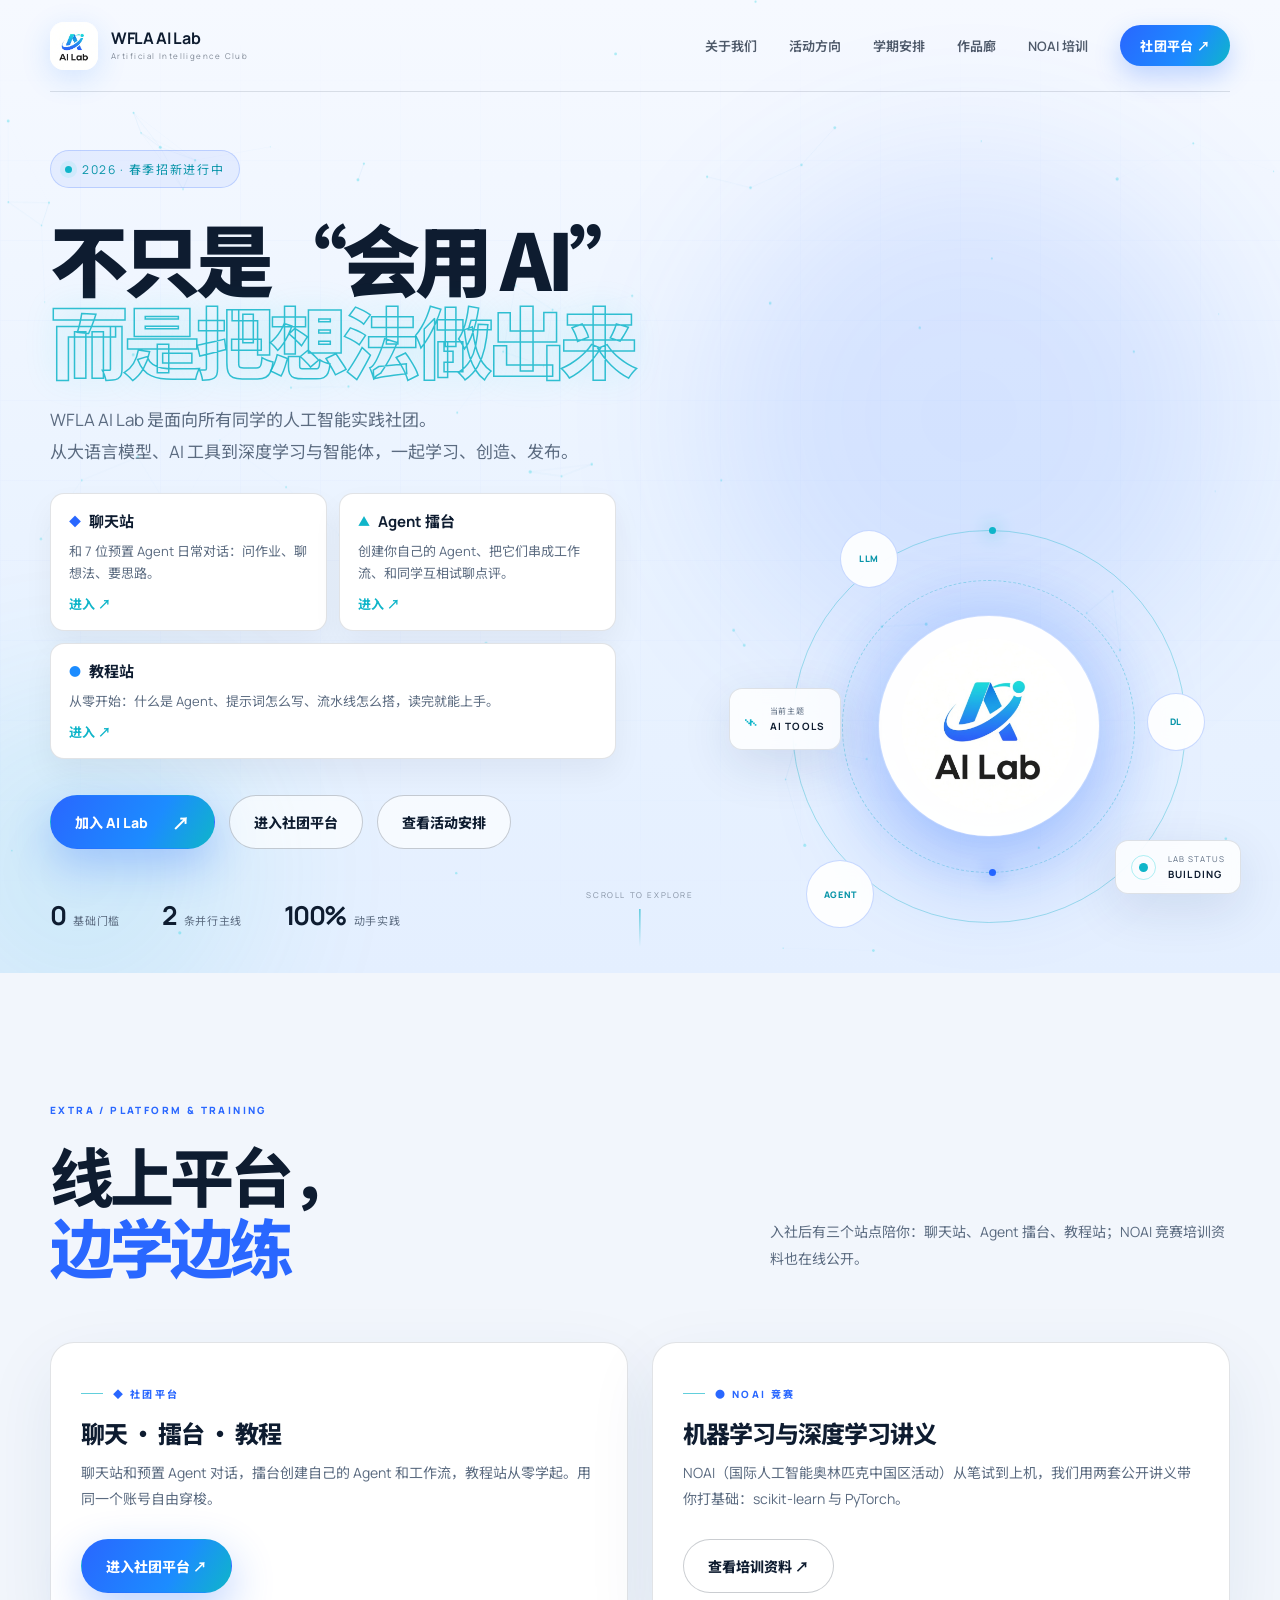
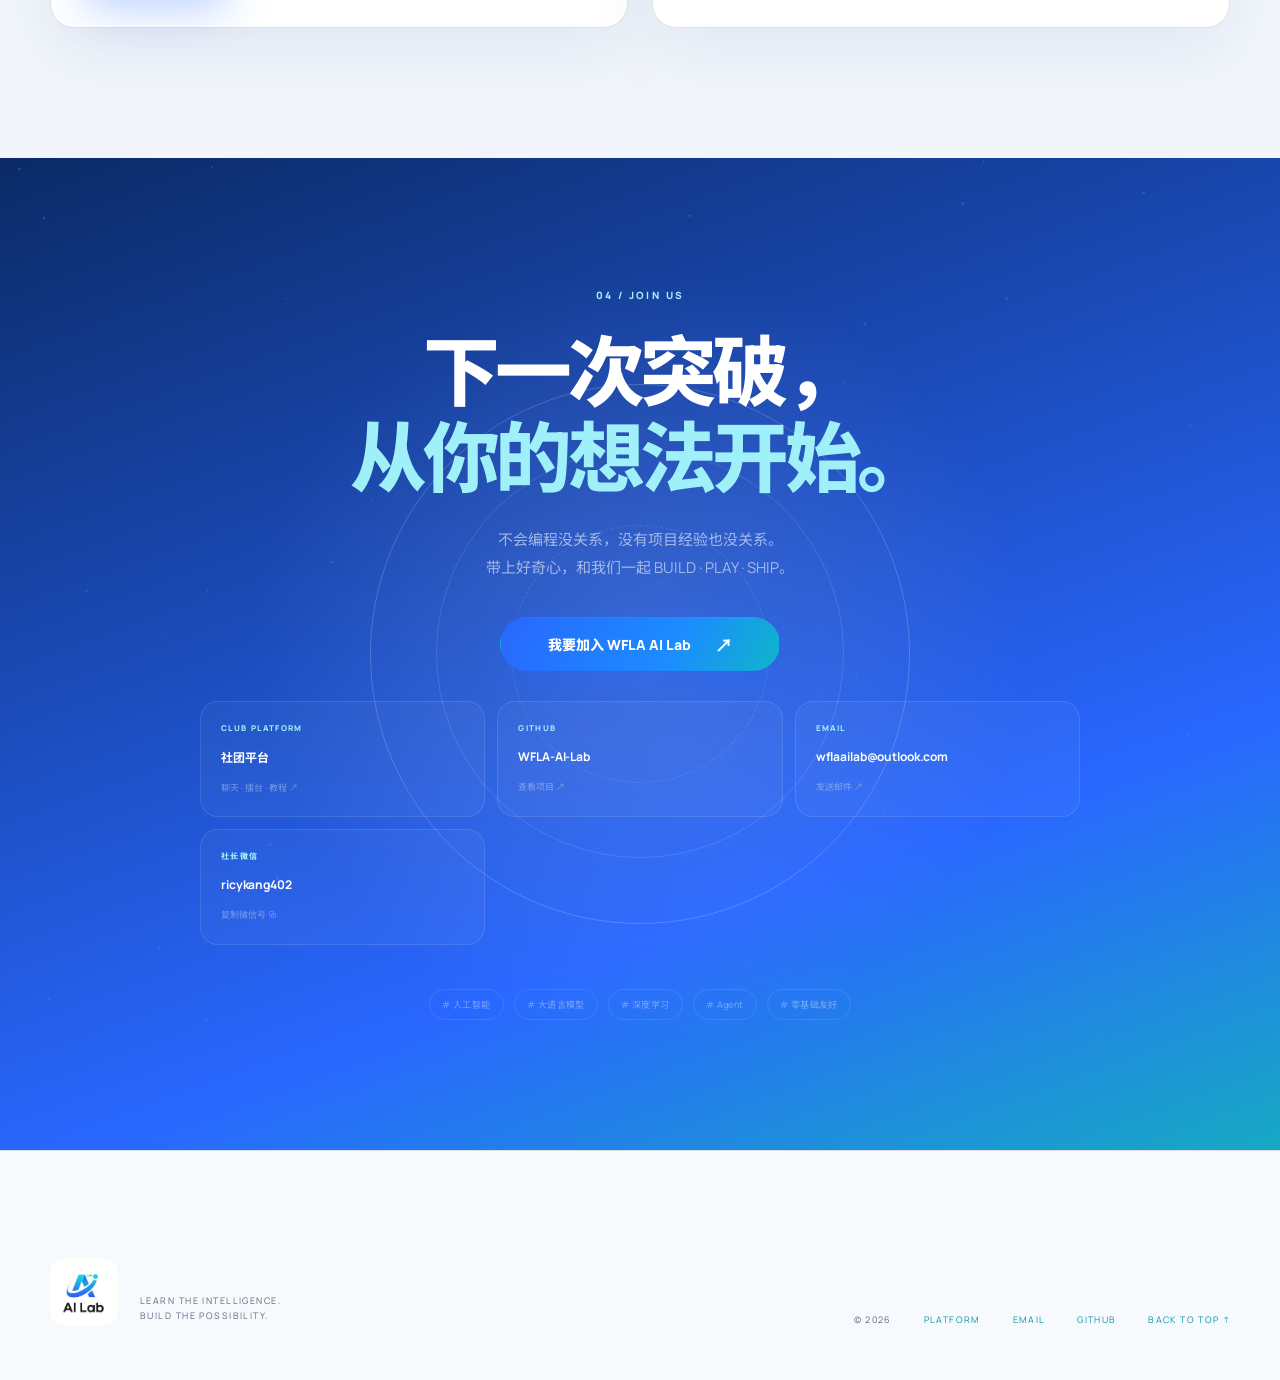
<file: index.html>
<!doctype html>
<html lang="zh-CN">
  <head>
    <meta charset="UTF-8" />
    <meta name="viewport" content="width=device-width, initial-scale=1.0" />
    <meta name="theme-color" content="#f2f6fc" />
    <meta
      name="description"
      content="WFLA AI Lab 2026 招新：从 AI 工具实践到 Minecraft × AI 项目，在轻松的氛围里一起学习、创造与发布。"
    />
    <meta property="og:title" content="WFLA AI Lab · 2026 招新" />
    <meta
      property="og:description"
      content="零基础也能加入。一起把 AI 用起来，把想法做出来。"
    />
    <meta property="og:type" content="website" />
    <meta property="og:image" content="assets/ai-lab-logo.png" />
    <title>WFLA AI Lab · 2026 招新</title>
    <link rel="icon" href="assets/ai-lab-logo.png" />
    <link rel="manifest" href="site.webmanifest" />
    <link rel="preconnect" href="https://fonts.googleapis.com" />
    <link rel="preconnect" href="https://fonts.gstatic.com" crossorigin />
    <link
      href="https://fonts.googleapis.com/css2?family=Manrope:wght@400;500;600;700;800&family=Noto+Sans+SC:wght@400;500;600;700;800;900&display=swap"
      rel="stylesheet"
    />
    <link rel="stylesheet" href="styles.css" />
  </head>
  <body>
    <a class="skip-link" href="#main">跳到主要内容</a>
    <div class="page-progress" aria-hidden="true"><span></span></div>

    <header class="site-header" id="top">
      <a class="brand" href="#top" aria-label="WFLA AI Lab 首页">
        <span class="brand-mark"><img src="assets/ai-lab-logo.png" alt="" /></span>
        <span class="brand-copy">
          <strong>WFLA AI Lab</strong>
          <small>Artificial Intelligence Club</small>
        </span>
      </a>

      <button class="menu-toggle" type="button" aria-expanded="false" aria-controls="site-nav">
        <span></span><span></span>
        <span class="sr-only">打开导航</span>
      </button>

      <nav class="site-nav" id="site-nav" aria-label="主导航">
        <a href="about.html">关于我们</a>
        <a href="activities.html">活动方向</a>
        <a href="schedule.html">学期安排</a>
        <a href="showcase.html">作品廊</a>
        <a href="noai.html">NOAI 培训</a>
        <a class="nav-platform" href="https://chat.wfla-ailab.top/portal" target="_blank" rel="noreferrer">社团平台 ↗</a>
      </nav>
    </header>

    <main id="main">
      <section class="hero" aria-labelledby="hero-title">
        <canvas id="network-canvas" aria-hidden="true"></canvas>
        <div class="hero-glow hero-glow-a" aria-hidden="true"></div>
        <div class="hero-glow hero-glow-b" aria-hidden="true"></div>
        <div class="hero-grid" aria-hidden="true"></div>

        <div class="hero-content">
          <div class="eyebrow reveal">
            <span class="status-dot"></span>
            2026 · 春季招新进行中
          </div>

          <h1 id="hero-title" class="reveal">
            不只是“会用 AI”<br />
            <span>而是把想法做出来</span>
          </h1>

          <p class="hero-lead reveal">
            WFLA AI Lab 是面向所有同学的人工智能实践社团。<br class="desktop-only" />
            从大语言模型、AI 工具到深度学习与智能体，一起学习、创造、发布。
          </p>

          <div class="hero-guide reveal" style="display: flex; flex-wrap: wrap; gap: 12px; margin-top: 24px; max-width: 660px;">
            <article style="flex: 1 1 200px; min-width: 200px; background: #ffffff; border: 1px solid rgba(14, 28, 48, .12); border-radius: 14px; padding: 16px 18px; box-shadow: 0 14px 30px rgba(14, 28, 48, .05);">
              <strong style="display: flex; align-items: center; gap: 8px; font-size: 15px; color: #0e1c30;"><span style="color: #2967ff; font-size: 12px;">◆</span>聊天站</strong>
              <p style="margin: 8px 0 0; font-size: 13px; line-height: 1.7; color: #5b6b80;">和 7 位预置 Agent 日常对话：问作业、聊想法、要思路。</p>
              <a style="display: inline-block; margin-top: 10px; font-size: 13px; font-weight: 700; color: #0fb5c9; text-decoration: none;" href="https://chat.wfla-ailab.top/" target="_blank" rel="noreferrer">进入 ↗</a>
            </article>

            <article style="flex: 1 1 200px; min-width: 200px; background: #ffffff; border: 1px solid rgba(14, 28, 48, .12); border-radius: 14px; padding: 16px 18px; box-shadow: 0 14px 30px rgba(14, 28, 48, .05);">
              <strong style="display: flex; align-items: center; gap: 8px; font-size: 15px; color: #0e1c30;"><span style="color: #0fb5c9; font-size: 12px;">▲</span>Agent 擂台</strong>
              <p style="margin: 8px 0 0; font-size: 13px; line-height: 1.7; color: #5b6b80;">创建你自己的 Agent、把它们串成工作流、和同学互相试聊点评。</p>
              <a style="display: inline-block; margin-top: 10px; font-size: 13px; font-weight: 700; color: #0fb5c9; text-decoration: none;" href="https://chat.wfla-ailab.top/arena" target="_blank" rel="noreferrer">进入 ↗</a>
            </article>

            <article style="flex: 1 1 200px; min-width: 200px; background: #ffffff; border: 1px solid rgba(14, 28, 48, .12); border-radius: 14px; padding: 16px 18px; box-shadow: 0 14px 30px rgba(14, 28, 48, .05);">
              <strong style="display: flex; align-items: center; gap: 8px; font-size: 15px; color: #0e1c30;"><span style="color: #1c8cff; font-size: 12px;">●</span>教程站</strong>
              <p style="margin: 8px 0 0; font-size: 13px; line-height: 1.7; color: #5b6b80;">从零开始：什么是 Agent、提示词怎么写、流水线怎么搭，读完就能上手。</p>
              <a style="display: inline-block; margin-top: 10px; font-size: 13px; font-weight: 700; color: #0fb5c9; text-decoration: none;" href="https://tutorial.wfla-ailab.top/" target="_blank" rel="noreferrer">进入 ↗</a>
            </article>
          </div>

          <div class="hero-actions reveal">
            <button class="button button-primary" type="button" data-open-modal>
              <span>加入 AI Lab</span><span class="button-icon">↗</span>
            </button>
            <a class="button button-ghost" href="https://chat.wfla-ailab.top/portal" target="_blank" rel="noreferrer">进入社团平台</a>
            <a class="button button-ghost" href="activities.html">查看活动安排</a>
          </div>

          <div class="hero-proof reveal" aria-label="社团特点">
            <div><strong data-count="0">0</strong><span>基础门槛</span></div>
            <div><strong data-count="2">2</strong><span>条并行主线</span></div>
            <div><strong data-count="100" data-suffix="%">100%</strong><span>动手实践</span></div>
          </div>
        </div>

        <div class="hero-orbit reveal" aria-hidden="true">
          <div class="orbit-shell">
            <div class="orbit-ring orbit-ring-one"></div>
            <div class="orbit-ring orbit-ring-two"></div>
            <div class="orbit-core">
              <img src="assets/ai-lab-logo.png" alt="" />
            </div>
            <span class="orbit-node node-one">LLM</span>
            <span class="orbit-node node-two">DL</span>
            <span class="orbit-node node-three">AGENT</span>
          </div>
          <div class="signal-card signal-card-a">
            <span class="signal-icon">⌁</span>
            <div><small>当前主题</small><strong id="rotating-topic">AI TOOLS</strong></div>
          </div>
          <div class="signal-card signal-card-b">
            <span class="live-wave"></span>
            <div><small>LAB STATUS</small><strong>BUILDING</strong></div>
          </div>
        </div>

        <a class="scroll-cue" href="#platform" aria-label="继续向下浏览">
          <span>SCROLL TO EXPLORE</span><i></i>
        </a>
      </section>

      <section class="section section-light" id="platform">
        <div class="section-inner">
          <div class="section-heading split reveal">
            <div>
              <span class="section-index">EXTRA / PLATFORM &amp; TRAINING</span>
              <h2>线上平台，<br><em>边学边练</em></h2>
            </div>
            <p>入社后有三个站点陪你：聊天站、Agent 擂台、教程站；NOAI 竞赛培训资料也在线公开。</p>
          </div>
          <div class="platform-duo">
            <article class="platform-card">
              <div class="platform-card-head">◆ 社团平台</div>
              <h3>聊天 · 擂台 · 教程</h3>
              <p>聊天站和预置 Agent 对话，擂台创建自己的 Agent 和工作流，教程站从零学起。用同一个账号自由穿梭。</p>
              <a class="button button-primary" href="https://chat.wfla-ailab.top/portal" target="_blank" rel="noreferrer">进入社团平台 ↗</a>
            </article>
            <article class="platform-card">
              <div class="platform-card-head">● NOAI 竞赛</div>
              <h3>机器学习与深度学习讲义</h3>
              <p>NOAI（国际人工智能奥林匹克中国区活动）从笔试到上机，我们用两套公开讲义带你打基础：scikit-learn 与 PyTorch。</p>
              <a class="button button-ghost" href="noai.html" target="_blank" rel="noreferrer">查看培训资料 ↗</a>
            </article>
          </div>
        </div>
      </section>

      <section class="section join-section" id="join">
        <canvas id="join-canvas" aria-hidden="true"></canvas>
        <div class="join-orb" aria-hidden="true"></div>
        <div class="section-inner join-inner">
          <span class="section-index reveal">04 / JOIN US</span>
          <h2 class="reveal">下一次突破，<br /><em>从你的想法开始。</em></h2>
          <p class="reveal">
            不会编程没关系，没有项目经验也没关系。<br />
            带上好奇心，和我们一起 BUILD · PLAY · SHIP。
          </p>
          <button class="button button-primary join-button reveal" type="button" data-open-modal>
            <span>我要加入 WFLA AI Lab</span><span class="button-icon">↗</span>
          </button>
          <div class="contact-grid reveal" aria-label="联系方式">
            <a class="contact-card" href="https://chat.wfla-ailab.top/portal" target="_blank" rel="noreferrer">
              <small>CLUB PLATFORM</small>
              <strong>社团平台</strong>
              <span>聊天 · 擂台 · 教程 ↗</span>
            </a>
            <a class="contact-card" href="https://github.com/WFLA-AI-Lab" target="_blank" rel="noreferrer">
              <small>GITHUB</small>
              <strong>WFLA-AI-Lab</strong>
              <span>查看项目 ↗</span>
            </a>
            <a class="contact-card" href="mailto:wflaailab@outlook.com">
              <small>EMAIL</small>
              <strong>wflaailab@outlook.com</strong>
              <span>发送邮件 ↗</span>
            </a>
            <button class="contact-card" type="button" data-copy-text="ricykang402">
              <small>社长微信</small>
              <strong>ricykang402</strong>
              <span class="copy-state">复制微信号 ⧉</span>
            </button>
          </div>
          <div class="join-tags reveal" aria-label="招新关键词">
            <span># 人工智能</span><span># 大语言模型</span><span># 深度学习</span><span># Agent</span><span># 零基础友好</span>
          </div>
        </div>
      </section>

      <!-- script.js 兼容垫片：活动区块已整体拆分至 activities.html，这里为脚本的 #voxel-world 钩子保留隐藏落点，避免空引用报错 -->
      <div id="voxel-world" style="display: none" aria-hidden="true"></div>
    </main>

    <footer class="site-footer">
      <div class="footer-brand">
        <img src="assets/ai-lab-logo.png" alt="WFLA AI Lab" />
        <p>LEARN THE INTELLIGENCE.<br />BUILD THE POSSIBILITY.</p>
      </div>
      <div class="footer-meta">
        <span>© 2026</span>
        <a href="https://chat.wfla-ailab.top/portal" target="_blank" rel="noreferrer">PLATFORM</a>
        <a href="mailto:wflaailab@outlook.com">EMAIL</a>
        <a href="https://github.com/WFLA-AI-Lab" target="_blank" rel="noreferrer">GITHUB</a>
        <a href="#top">BACK TO TOP ↑</a>
      </div>
    </footer>

    <dialog class="join-modal" id="join-modal" aria-labelledby="join-modal-title">
      <button class="modal-close" type="button" data-close-modal aria-label="关闭">×</button>
      <span class="modal-label">READY TO CREATE?</span>
      <h2 id="join-modal-title">欢迎加入 AI Lab</h2>
      <p>通过下面任一方式联系我们，获取招新群、时间问卷与最新项目进度。</p>
      <div class="modal-steps">
        <a href="https://github.com/WFLA-AI-Lab" target="_blank" rel="noreferrer"><b>01</b><span>GitHub · WFLA-AI-Lab</span><i>↗</i></a>
        <a href="mailto:wflaailab@outlook.com"><b>02</b><span>wflaailab@outlook.com</span><i>↗</i></a>
        <button type="button" data-copy-text="ricykang402"><b>03</b><span>社长微信 · ricykang402</span><i class="copy-state">⧉</i></button>
      </div>
    </dialog>

    <script src="script.js"></script>
  </body>
</html>
</file>
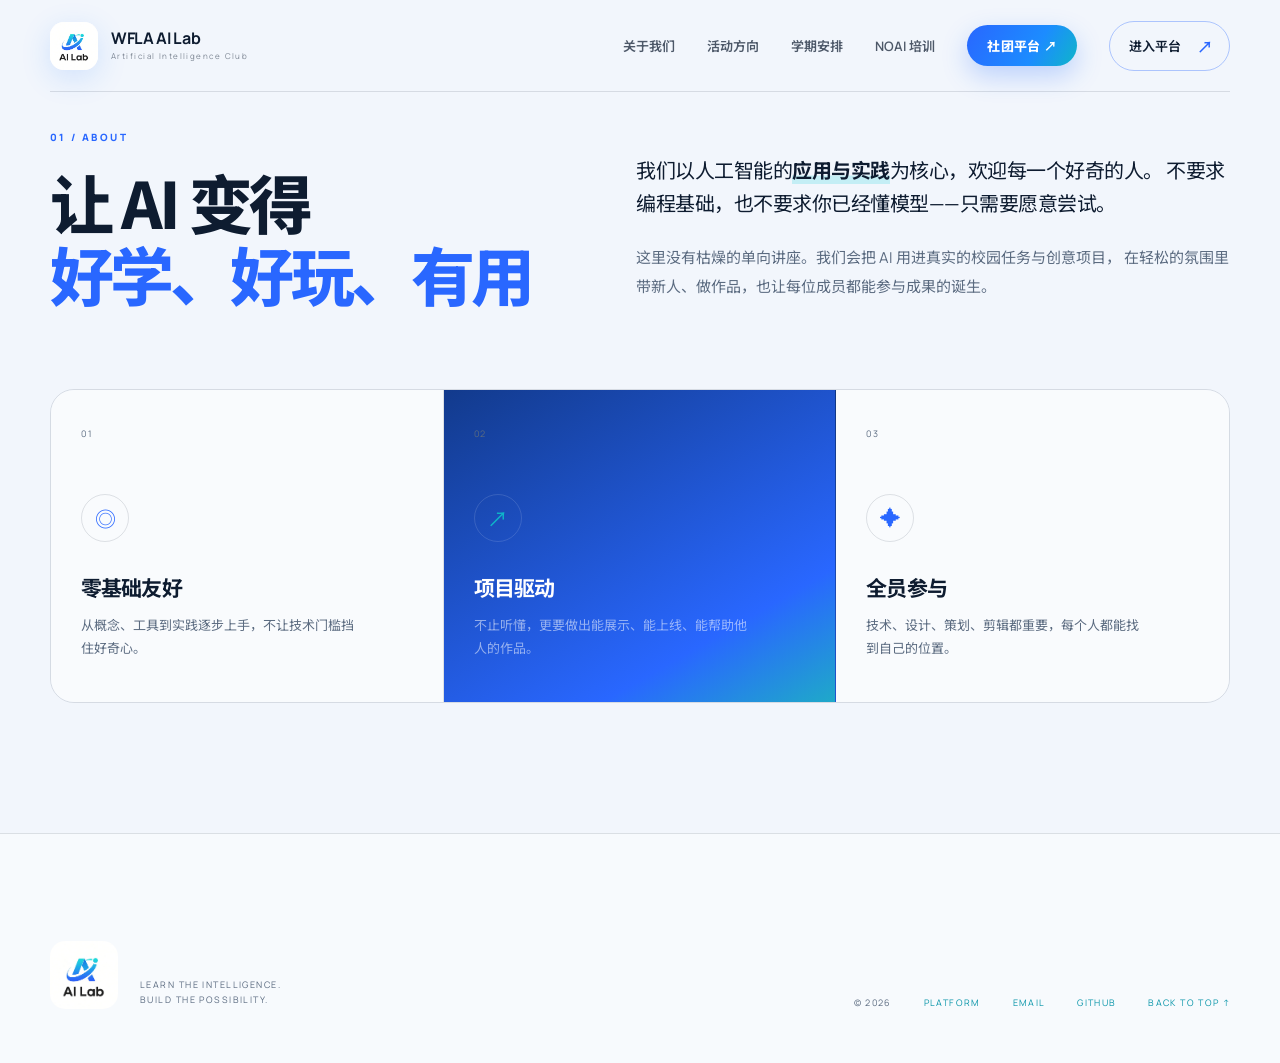
<file: about.html>
<!doctype html>
<html lang="zh-CN">
  <head>
    <meta charset="UTF-8" />
    <meta name="viewport" content="width=device-width, initial-scale=1.0" />
    <meta name="theme-color" content="#f2f6fc" />
    <meta
      name="description"
      content="WFLA AI Lab 2026 招新：从 AI 工具实践到 Minecraft × AI 项目，在轻松的氛围里一起学习、创造与发布。"
    />
    <meta property="og:title" content="WFLA AI Lab · 2026 招新" />
    <meta
      property="og:description"
      content="零基础也能加入。一起把 AI 用起来，把想法做出来。"
    />
    <meta property="og:type" content="website" />
    <meta property="og:image" content="assets/ai-lab-logo.png" />
    <title>关于我们 · WFLA AI Lab</title>
    <link rel="icon" href="assets/ai-lab-logo.png" />
    <link rel="manifest" href="site.webmanifest" />
    <link rel="preconnect" href="https://fonts.googleapis.com" />
    <link rel="preconnect" href="https://fonts.gstatic.com" crossorigin />
    <link
      href="https://fonts.googleapis.com/css2?family=Manrope:wght@400;500;600;700;800&family=Noto+Sans+SC:wght@400;500;600;700;800;900&display=swap"
      rel="stylesheet"
    />
    <link rel="stylesheet" href="styles.css" />
  </head>
  <body>
    <a class="skip-link" href="#main">跳到主要内容</a>
    <div class="page-progress" aria-hidden="true"><span></span></div>

    <header class="site-header" id="top">
      <a class="brand" href="index.html" aria-label="WFLA AI Lab 首页">
        <span class="brand-mark"><img src="assets/ai-lab-logo.png" alt="" /></span>
        <span class="brand-copy">
          <strong>WFLA AI Lab</strong>
          <small>Artificial Intelligence Club</small>
        </span>
      </a>

      <button class="menu-toggle" type="button" aria-expanded="false" aria-controls="site-nav">
        <span></span><span></span>
        <span class="sr-only">打开导航</span>
      </button>

      <nav class="site-nav" id="site-nav" aria-label="主导航">
        <a href="about.html">关于我们</a>
        <a href="activities.html">活动方向</a>
        <a href="schedule.html">学期安排</a>
        <a href="noai.html">NOAI 培训</a>
        <a class="nav-platform" href="https://chat.wfla-ailab.top/portal" target="_blank" rel="noreferrer">社团平台 ↗</a>
        <a class="nav-cta" href="https://chat.wfla-ailab.top/portal" target="_blank" rel="noreferrer">进入平台 <span>↗</span></a>
      </nav>
    </header>

    <main id="main">
      <section class="section section-light" id="about">
        <div class="section-inner about-grid">
          <div class="section-heading reveal">
            <span class="section-index">01 / ABOUT</span>
            <h2>让 AI 变得<br /><em>好学、好玩、有用</em></h2>
          </div>

          <div class="about-copy reveal">
            <p class="lead-copy">
              我们以人工智能的<strong>应用与实践</strong>为核心，欢迎每一个好奇的人。
              不要求编程基础，也不要求你已经懂模型——只需要愿意尝试。
            </p>
            <p>
              这里没有枯燥的单向讲座。我们会把 AI 用进真实的校园任务与创意项目，
              在轻松的氛围里带新人、做作品，也让每位成员都能参与成果的诞生。
            </p>
          </div>

          <div class="principles reveal">
            <article class="principle-card">
              <span class="card-number">01</span>
              <div class="mini-icon">◎</div>
              <h3>零基础友好</h3>
              <p>从概念、工具到实践逐步上手，不让技术门槛挡住好奇心。</p>
            </article>
            <article class="principle-card featured">
              <span class="card-number">02</span>
              <div class="mini-icon">↗</div>
              <h3>项目驱动</h3>
              <p>不止听懂，更要做出能展示、能上线、能帮助他人的作品。</p>
            </article>
            <article class="principle-card">
              <span class="card-number">03</span>
              <div class="mini-icon">✦</div>
              <h3>全员参与</h3>
              <p>技术、设计、策划、剪辑都重要，每个人都能找到自己的位置。</p>
            </article>
          </div>
        </div>
      </section>

      <!-- script.js 兼容垫片：本页不含 hero 与 join 区块，这里为脚本的全部 DOM 钩子提供隐藏落点，避免空引用报错 -->
      <div style="display: none" aria-hidden="true">
        <canvas id="network-canvas"></canvas>
        <canvas id="join-canvas"></canvas>
        <span id="rotating-topic"></span>
        <div id="voxel-world"></div>
      </div>
    </main>

    <footer class="site-footer">
      <div class="footer-brand">
        <img src="assets/ai-lab-logo.png" alt="WFLA AI Lab" />
        <p>LEARN THE INTELLIGENCE.<br />BUILD THE POSSIBILITY.</p>
      </div>
      <div class="footer-meta">
        <span>© 2026</span>
        <a href="https://chat.wfla-ailab.top/portal" target="_blank" rel="noreferrer">PLATFORM</a>
        <a href="mailto:wflaailab@outlook.com">EMAIL</a>
        <a href="https://github.com/WFLA-AI-Lab" target="_blank" rel="noreferrer">GITHUB</a>
        <a href="#top">BACK TO TOP ↑</a>
      </div>
    </footer>

    <dialog class="join-modal" id="join-modal" aria-labelledby="join-modal-title">
      <button class="modal-close" type="button" data-close-modal aria-label="关闭">×</button>
      <span class="modal-label">READY TO CREATE?</span>
      <h2 id="join-modal-title">欢迎加入 AI Lab</h2>
      <p>通过下面任一方式联系我们，获取招新群、时间问卷与最新项目进度。</p>
      <div class="modal-steps">
        <a href="https://github.com/WFLA-AI-Lab" target="_blank" rel="noreferrer"><b>01</b><span>GitHub · WFLA-AI-Lab</span><i>↗</i></a>
        <a href="mailto:wflaailab@outlook.com"><b>02</b><span>wflaailab@outlook.com</span><i>↗</i></a>
        <button type="button" data-copy-text="ricykang402"><b>03</b><span>社长微信 · ricykang402</span><i class="copy-state">⧉</i></button>
      </div>
    </dialog>

    <script src="script.js"></script>
  </body>
</html>
</file>
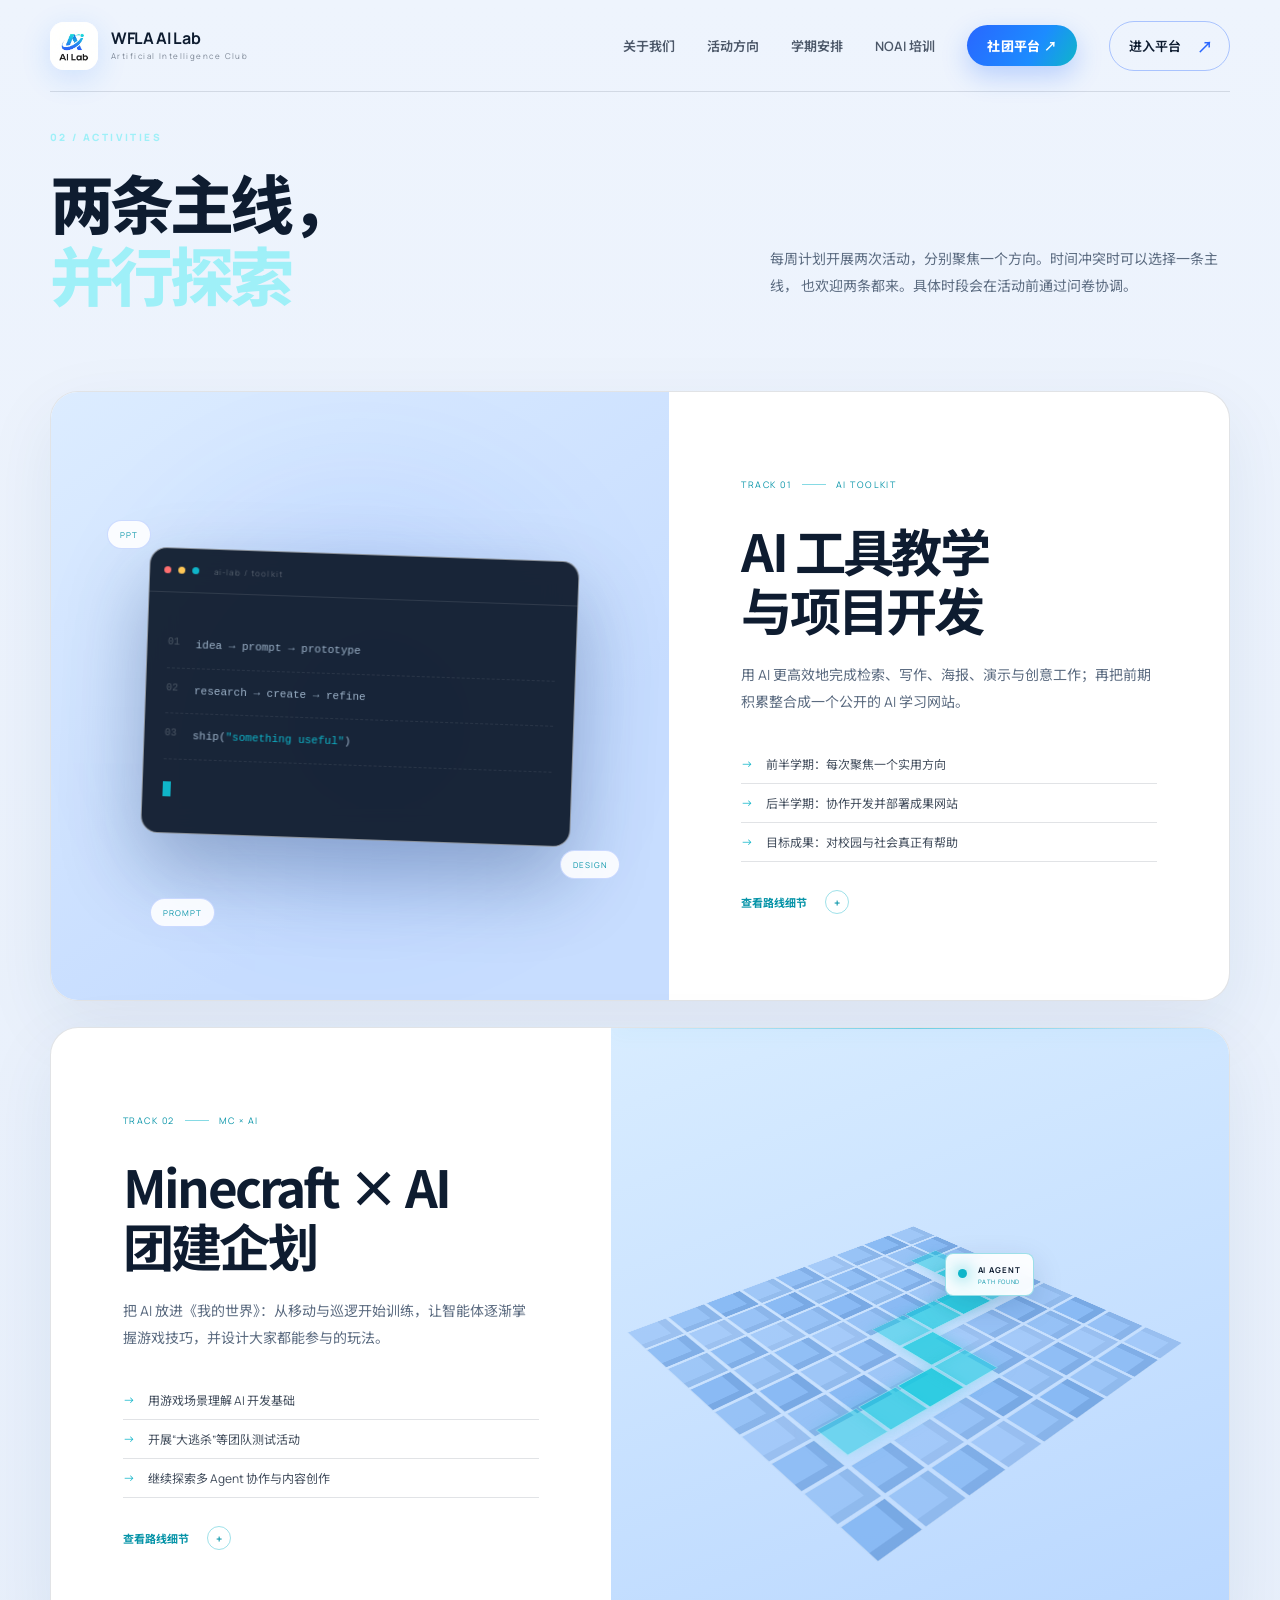
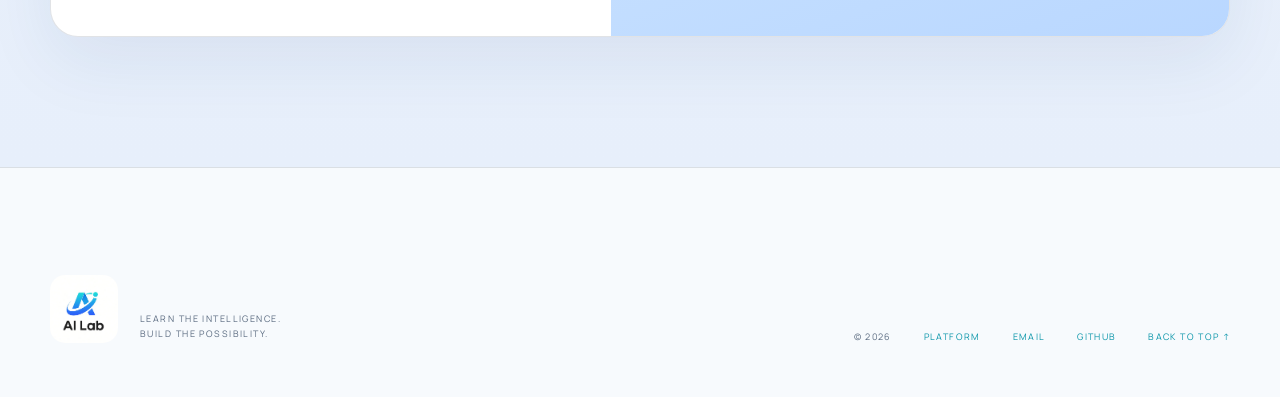
<file: activities.html>
<!doctype html>
<html lang="zh-CN">
  <head>
    <meta charset="UTF-8" />
    <meta name="viewport" content="width=device-width, initial-scale=1.0" />
    <meta name="theme-color" content="#f2f6fc" />
    <meta
      name="description"
      content="WFLA AI Lab 2026 招新：从 AI 工具实践到 Minecraft × AI 项目，在轻松的氛围里一起学习、创造与发布。"
    />
    <meta property="og:title" content="WFLA AI Lab · 2026 招新" />
    <meta
      property="og:description"
      content="零基础也能加入。一起把 AI 用起来，把想法做出来。"
    />
    <meta property="og:type" content="website" />
    <meta property="og:image" content="assets/ai-lab-logo.png" />
    <title>活动方向 · WFLA AI Lab</title>
    <link rel="icon" href="assets/ai-lab-logo.png" />
    <link rel="manifest" href="site.webmanifest" />
    <link rel="preconnect" href="https://fonts.googleapis.com" />
    <link rel="preconnect" href="https://fonts.gstatic.com" crossorigin />
    <link
      href="https://fonts.googleapis.com/css2?family=Manrope:wght@400;500;600;700;800&family=Noto+Sans+SC:wght@400;500;600;700;800;900&display=swap"
      rel="stylesheet"
    />
    <link rel="stylesheet" href="styles.css" />
  </head>
  <body>
    <a class="skip-link" href="#main">跳到主要内容</a>
    <div class="page-progress" aria-hidden="true"><span></span></div>

    <header class="site-header" id="top">
      <a class="brand" href="index.html" aria-label="WFLA AI Lab 首页">
        <span class="brand-mark"><img src="assets/ai-lab-logo.png" alt="" /></span>
        <span class="brand-copy">
          <strong>WFLA AI Lab</strong>
          <small>Artificial Intelligence Club</small>
        </span>
      </a>

      <button class="menu-toggle" type="button" aria-expanded="false" aria-controls="site-nav">
        <span></span><span></span>
        <span class="sr-only">打开导航</span>
      </button>

      <nav class="site-nav" id="site-nav" aria-label="主导航">
        <a href="about.html">关于我们</a>
        <a href="activities.html">活动方向</a>
        <a href="schedule.html">学期安排</a>
        <a href="noai.html">NOAI 培训</a>
        <a class="nav-platform" href="https://chat.wfla-ailab.top/portal" target="_blank" rel="noreferrer">社团平台 ↗</a>
        <a class="nav-cta" href="https://chat.wfla-ailab.top/portal" target="_blank" rel="noreferrer">进入平台 <span>↗</span></a>
      </nav>
    </header>

    <main id="main">
      <section class="section section-dark" id="activities">
        <div class="section-inner">
          <div class="section-heading split reveal">
            <div>
              <span class="section-index">02 / ACTIVITIES</span>
              <h2>两条主线，<br /><em>并行探索</em></h2>
            </div>
            <p>
              每周计划开展两次活动，分别聚焦一个方向。时间冲突时可以选择一条主线，
              也欢迎两条都来。具体时段会在活动前通过问卷协调。
            </p>
          </div>

          <div class="activity-stack">
            <article class="activity-card tool-card reveal" data-tilt>
              <div class="activity-visual tool-visual" aria-hidden="true">
                <div class="terminal-window">
                  <div class="terminal-bar"><i></i><i></i><i></i><span>ai-lab / toolkit</span></div>
                  <div class="terminal-code">
                    <p><span>01</span><code>idea → prompt → prototype</code></p>
                    <p><span>02</span><code>research → create → refine</code></p>
                    <p><span>03</span><code>ship(<b>"something useful"</b>)</code></p>
                    <div class="terminal-cursor"></div>
                  </div>
                </div>
                <span class="floating-chip chip-a">PPT</span>
                <span class="floating-chip chip-b">DESIGN</span>
                <span class="floating-chip chip-c">PROMPT</span>
              </div>
              <div class="activity-content">
                <div class="activity-meta"><span>TRACK 01</span><i></i><span>AI TOOLKIT</span></div>
                <h3>AI 工具教学<br />与项目开发</h3>
                <p>
                  用 AI 更高效地完成检索、写作、海报、演示与创意工作；再把前期积累整合成一个公开的 AI 学习网站。
                </p>
                <ul>
                  <li>前半学期：每次聚焦一个实用方向</li>
                  <li>后半学期：协作开发并部署成果网站</li>
                  <li>目标成果：对校园与社会真正有帮助</li>
                </ul>
                <button class="text-button activity-expand" type="button" aria-expanded="false">
                  <span>查看路线细节</span><i>+</i>
                </button>
                <div class="activity-detail">
                  <p>
                    选题会参考成员真实需求：社团宣传、学生会工作、IB 学习任务或个人创作，都可以成为现场案例。
                  </p>
                </div>
              </div>
            </article>

            <article class="activity-card mc-card reveal" data-tilt>
              <div class="activity-content">
                <div class="activity-meta"><span>TRACK 02</span><i></i><span>MC × AI</span></div>
                <h3>Minecraft × AI<br />团建企划</h3>
                <p>
                  把 AI 放进《我的世界》：从移动与巡逻开始训练，让智能体逐渐掌握游戏技巧，并设计大家都能参与的玩法。
                </p>
                <ul>
                  <li>用游戏场景理解 AI 开发基础</li>
                  <li>开展“大逃杀”等团队测试活动</li>
                  <li>继续探索多 Agent 协作与内容创作</li>
                </ul>
                <button class="text-button activity-expand" type="button" aria-expanded="false">
                  <span>查看路线细节</span><i>+</i>
                </button>
                <div class="activity-detail">
                  <p>
                    你可以参与地图、策划、测试、开发或视频剪辑；好的玩法来自所有成员一起试、一起改。
                  </p>
                </div>
              </div>
              <div class="activity-visual voxel-visual" aria-hidden="true">
                <div class="voxel-world" id="voxel-world"></div>
                <div class="agent-marker"><span></span><b>AI AGENT</b><small>PATH FOUND</small></div>
                <div class="scan-line"></div>
              </div>
            </article>
          </div>
        </div>
      </section>

      <!-- script.js 兼容垫片：本页不含 hero 与 join 区块，这里为脚本的全部 DOM 钩子提供隐藏落点，避免空引用报错（#voxel-world 本页已有真实元素，此垫片仅补齐其余钩子） -->
      <div style="display: none" aria-hidden="true">
        <canvas id="network-canvas"></canvas>
        <canvas id="join-canvas"></canvas>
        <span id="rotating-topic"></span>
      </div>
    </main>

    <footer class="site-footer">
      <div class="footer-brand">
        <img src="assets/ai-lab-logo.png" alt="WFLA AI Lab" />
        <p>LEARN THE INTELLIGENCE.<br />BUILD THE POSSIBILITY.</p>
      </div>
      <div class="footer-meta">
        <span>© 2026</span>
        <a href="https://chat.wfla-ailab.top/portal" target="_blank" rel="noreferrer">PLATFORM</a>
        <a href="mailto:wflaailab@outlook.com">EMAIL</a>
        <a href="https://github.com/WFLA-AI-Lab" target="_blank" rel="noreferrer">GITHUB</a>
        <a href="#top">BACK TO TOP ↑</a>
      </div>
    </footer>

    <dialog class="join-modal" id="join-modal" aria-labelledby="join-modal-title">
      <button class="modal-close" type="button" data-close-modal aria-label="关闭">×</button>
      <span class="modal-label">READY TO CREATE?</span>
      <h2 id="join-modal-title">欢迎加入 AI Lab</h2>
      <p>通过下面任一方式联系我们，获取招新群、时间问卷与最新项目进度。</p>
      <div class="modal-steps">
        <a href="https://github.com/WFLA-AI-Lab" target="_blank" rel="noreferrer"><b>01</b><span>GitHub · WFLA-AI-Lab</span><i>↗</i></a>
        <a href="mailto:wflaailab@outlook.com"><b>02</b><span>wflaailab@outlook.com</span><i>↗</i></a>
        <button type="button" data-copy-text="ricykang402"><b>03</b><span>社长微信 · ricykang402</span><i class="copy-state">⧉</i></button>
      </div>
    </dialog>

    <script src="script.js"></script>
  </body>
</html>
</file>
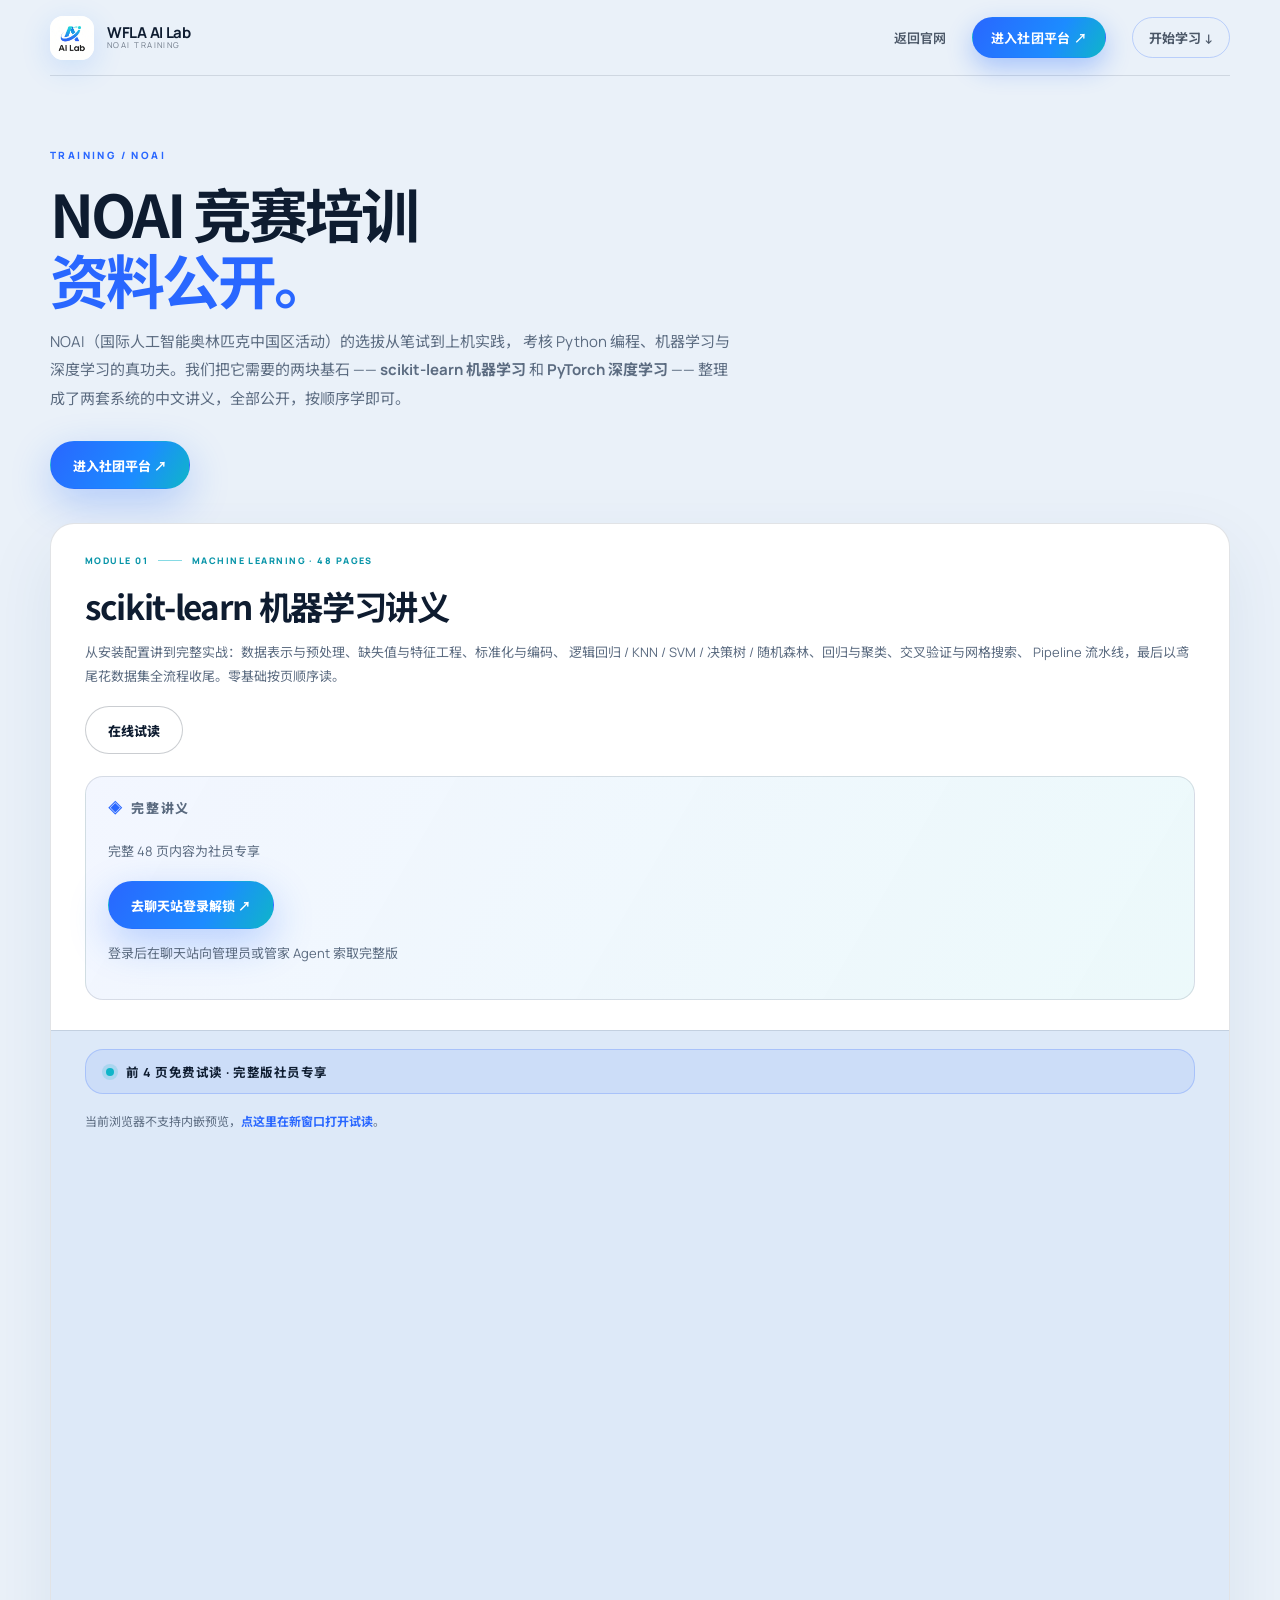
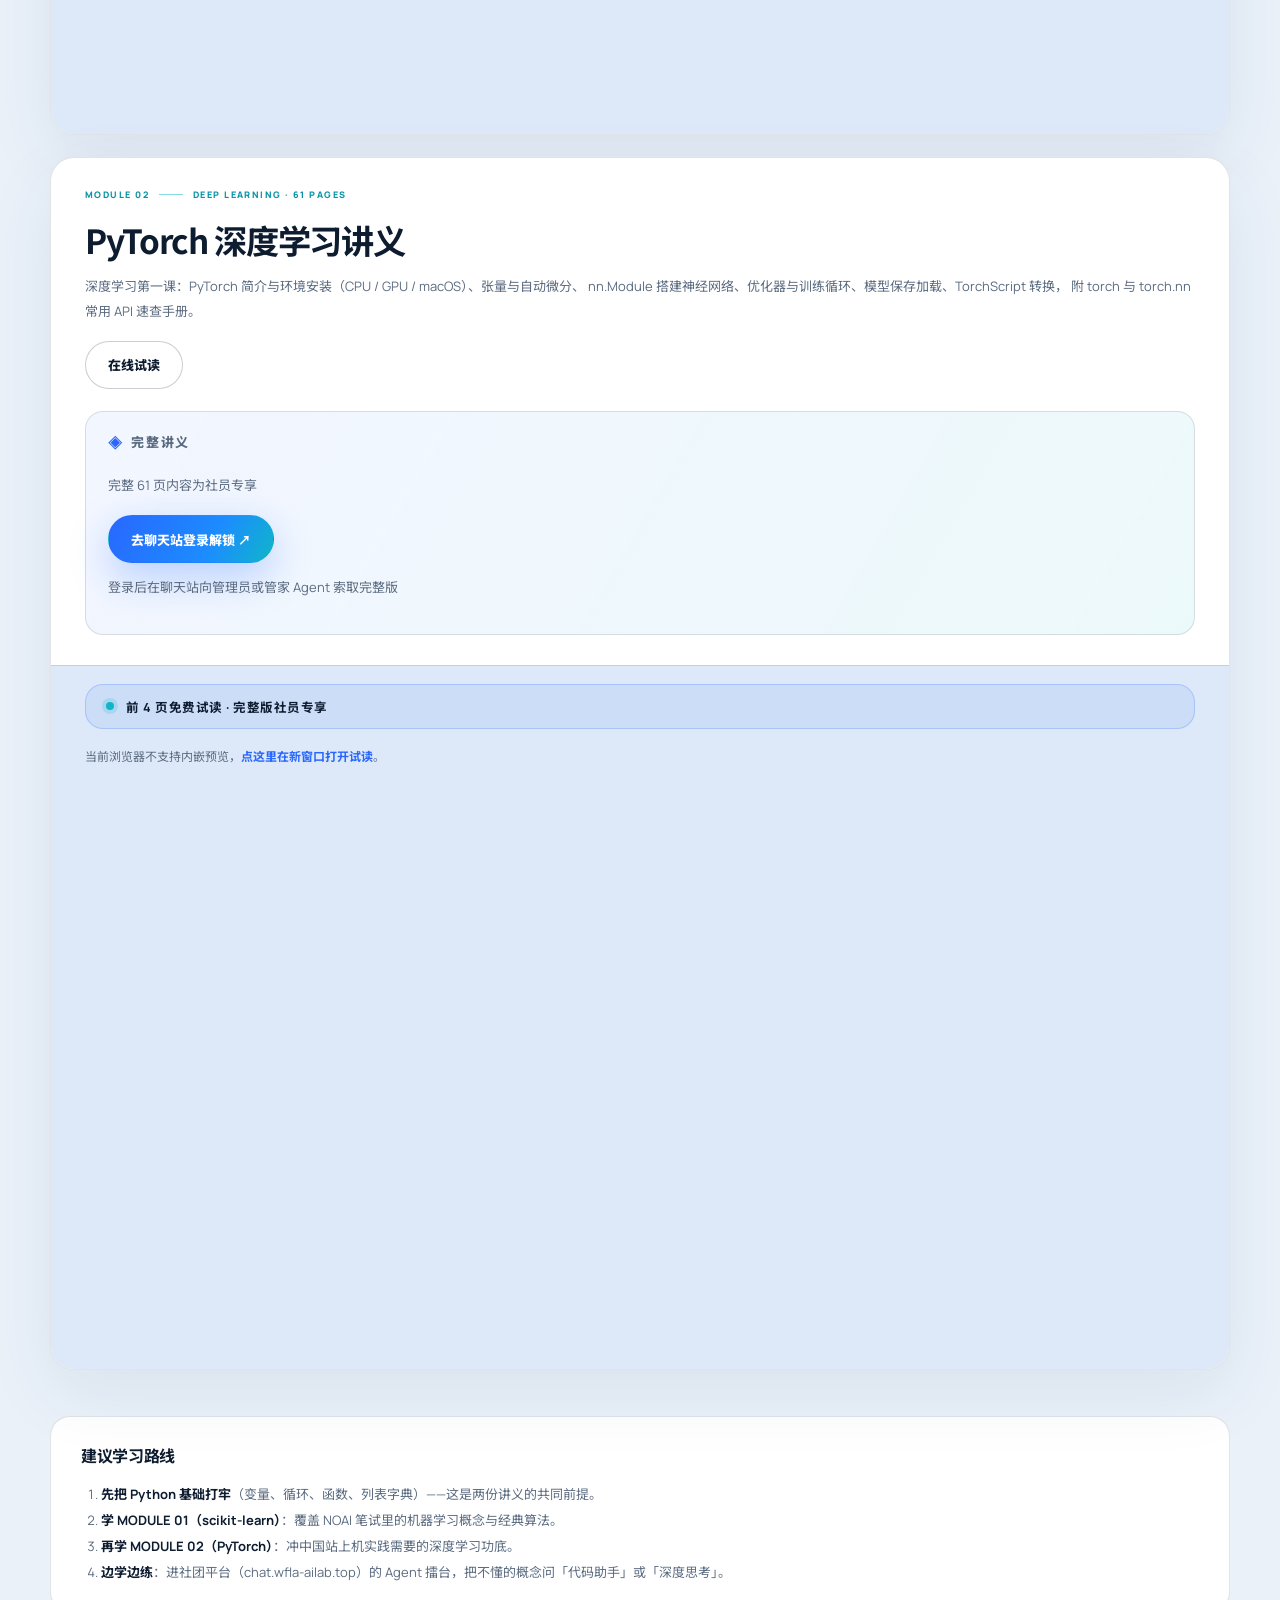
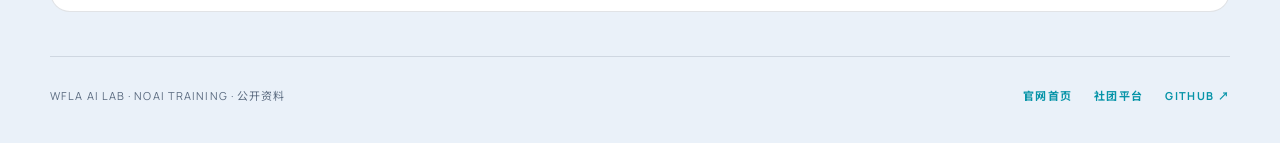
<file: noai.html>
<!doctype html>
<html lang="zh-CN">
  <head>
    <meta charset="UTF-8" />
    <meta name="viewport" content="width=device-width, initial-scale=1.0" />
    <meta name="theme-color" content="#f2f6fc" />
    <meta
      name="description"
      content="WFLA AI Lab · NOAI 竞赛培训资料：机器学习（scikit-learn）与深度学习（PyTorch）两套系统讲义，免费公开。"
    />
    <title>NOAI 培训 · WFLA AI Lab</title>
    <link rel="icon" href="assets/ai-lab-logo.png" />
    <link rel="preconnect" href="https://fonts.googleapis.com" />
    <link rel="preconnect" href="https://fonts.gstatic.com" crossorigin />
    <link
      href="https://fonts.googleapis.com/css2?family=Manrope:wght@400;500;600;700;800&family=Noto+Sans+SC:wght@400;500;600;700;800;900&display=swap"
      rel="stylesheet"
    />
    <style>
      :root {
        --ink: #0e1c30;
        --paper: #f2f6fc;
        --page: #eaf1f9;
        --blue: #2967ff;
        --cyan: #0fb5c9;
        --cyan-soft: #0794a8;
        --muted: #5b6b80;
        --line: rgba(14, 28, 48, 0.12);
        --container: min(1180px, calc(100vw - 48px));
      }
      * { box-sizing: border-box; }
      html { scroll-behavior: smooth; }
      body {
        margin: 0; background: var(--page); color: var(--ink);
        font-family: "Manrope", "Noto Sans SC", sans-serif; -webkit-font-smoothing: antialiased;
      }
      a { color: inherit; text-decoration: none; }

      .site-header {
        width: var(--container); height: 76px; margin: 0 auto;
        display: flex; align-items: center; justify-content: space-between;
        border-bottom: 1px solid var(--line);
      }
      .brand { display: flex; align-items: center; gap: 13px; }
      .brand-mark { width: 44px; height: 44px; border-radius: 13px; overflow: hidden; background: white; box-shadow: 0 8px 30px rgba(31, 123, 255, .16); }
      .brand-mark img { width: 100%; height: 100%; object-fit: cover; }
      .brand-copy { display: flex; flex-direction: column; line-height: 1.1; }
      .brand-copy strong { font-size: 15px; letter-spacing: -.02em; }
      .brand-copy small { font-size: 8px; letter-spacing: .18em; opacity: .55; }
      .site-nav { display: flex; align-items: center; gap: 26px; font-size: 13px; font-weight: 600; }
      .site-nav a { opacity: .72; transition: opacity .2s; }
      .site-nav a:hover { opacity: 1; }
      .nav-cta {
        padding: 10px 16px; border: 1px solid rgba(41, 103, 255, .35); border-radius: 999px;
        font-size: 13px; font-weight: 700; transition: .25s;
      }
      .nav-cta:hover { background: var(--blue); color: white; }
      .nav-platform-cta {
        padding: 10px 18px; border: 1px solid transparent; border-radius: 999px;
        background: linear-gradient(120deg, var(--blue), #1c8cff 62%, var(--cyan));
        color: white; font-size: 13px; font-weight: 700; letter-spacing: .02em;
        box-shadow: 0 10px 26px rgba(29, 104, 255, .32);
        transition: transform .25s, box-shadow .25s;
      }
      .site-nav .nav-platform-cta { opacity: 1; }
      .nav-platform-cta:hover { transform: translateY(-2px); box-shadow: 0 16px 36px rgba(15, 181, 201, .4); }
      @media (max-width: 720px) { .site-nav a:not(.nav-cta) { display: none; } }

      .page-head { width: var(--container); margin: 0 auto; padding: 72px 0 34px; }
      .page-head .section-index { display: block; margin-bottom: 18px; color: var(--blue); font-size: 10px; font-weight: 800; letter-spacing: .24em; }
      .page-head h1 { margin: 0 0 16px; font-family: "Noto Sans SC", sans-serif; font-size: clamp(38px, 4.6vw, 60px); letter-spacing: -.05em; line-height: 1.12; }
      .page-head h1 em { font-style: normal; color: var(--blue); }
      .page-head p { max-width: 680px; margin: 0; color: var(--muted); font-size: 15px; line-height: 1.9; }
      .head-cta { margin-top: 28px; display: flex; flex-wrap: wrap; align-items: center; gap: 14px; }

      .section-index { color: var(--blue); }

      .materials { width: var(--container); margin: 0 auto; display: grid; gap: 22px; padding-bottom: 20px; }
      .material-card {
        display: grid; grid-template-columns: 1fr; background: white; border: 1px solid var(--line);
        border-radius: 24px; overflow: hidden; box-shadow: 0 24px 70px rgba(24, 60, 120, .08);
      }
      .material-info { padding: 30px 34px; }
      .material-meta { display: flex; align-items: center; gap: 10px; font-size: 9px; letter-spacing: .16em; color: var(--cyan-soft); font-weight: 800; }
      .material-meta i { width: 24px; height: 1px; background: var(--cyan); opacity: .5; }
      .material-info h2 { margin: 14px 0 10px; font-family: "Noto Sans SC", sans-serif; font-size: clamp(24px, 2.6vw, 34px); letter-spacing: -.04em; }
      .material-info p { margin: 0 0 18px; color: var(--muted); font-size: 13px; line-height: 1.85; }
      .material-actions { display: flex; gap: 12px; flex-wrap: wrap; }
      .button {
        min-height: 48px; padding: 0 22px; border-radius: 999px; border: 1px solid transparent;
        display: inline-flex; align-items: center; gap: 14px; font-size: 13px; font-weight: 800; cursor: pointer;
        transition: transform .25s, box-shadow .25s;
      }
      .button:hover { transform: translateY(-2px); }
      .button-primary { background: linear-gradient(120deg, var(--blue), #1c8cff 62%, var(--cyan)); color: white; box-shadow: 0 14px 40px rgba(29, 104, 255, .28); }
      .button-ghost { color: var(--ink); border-color: rgba(14, 28, 48, .22); background: rgba(255,255,255,.7); }
      .button-ghost:hover { background: white; }

      .preview-note {
        margin: 18px 34px 0; padding: 12px 20px;
        display: flex; align-items: center; gap: 12px;
        background: rgba(41, 103, 255, .09);
        border: 1px solid rgba(41, 103, 255, .22);
        border-radius: 18px;
        font-size: 12.5px; font-weight: 700; letter-spacing: .04em; color: var(--ink);
      }
      .preview-note i {
        width: 8px; height: 8px; border-radius: 50%; flex: none;
        background: var(--cyan); box-shadow: 0 0 0 4px rgba(15, 181, 201, .18);
      }

      .full-access {
        margin-top: 22px; padding: 18px 22px 16px;
        border: 1px solid var(--line); border-radius: 18px;
        background: linear-gradient(120deg, rgba(41, 103, 255, .06), rgba(15, 181, 201, .08));
      }
      .full-access-title { margin: 0 0 6px; display: flex; align-items: center; gap: 9px; font-size: 12px; font-weight: 800; letter-spacing: .14em; }
      .full-access-title .lock { color: var(--blue); font-size: 14px; letter-spacing: 0; }
      .full-access-text { margin: 0 0 14px; color: var(--muted); font-size: 12.5px; }
      .full-access .material-actions { margin-bottom: 12px; }
      .full-access-hint { margin: 0; color: var(--muted); font-size: 11.5px; line-height: 1.7; }

      .viewer-wrap { border-top: 1px solid var(--line); background: #dde9f8; }
      .viewer {
        width: 100%; height: 640px; border: 0; display: block;
      }
      .viewer-fallback { padding: 18px 34px; font-size: 12px; color: var(--muted); }
      .viewer-fallback a { color: var(--blue); font-weight: 700; }
      @media (max-width: 720px) { .viewer { height: 460px; } }

      .plan { width: var(--container); margin: 26px auto 0; padding: 26px 30px; background: white; border: 1px solid var(--line); border-radius: 20px; }
      .plan h3 { margin: 0 0 14px; font-size: 16px; letter-spacing: -.02em; }
      .plan ol { margin: 0; padding-left: 20px; color: var(--muted); font-size: 13px; line-height: 2; }
      .plan b { color: var(--ink); }

      .site-footer {
        width: var(--container); margin: 44px auto 0; padding: 30px 0 40px;
        border-top: 1px solid var(--line); display: flex; align-items: center; justify-content: space-between; gap: 20px; flex-wrap: wrap;
      }
      .site-footer p { margin: 0; color: var(--muted); font-size: 11px; letter-spacing: .1em; }
      .site-footer nav { display: flex; gap: 22px; font-size: 11px; letter-spacing: .12em; }
      .site-footer nav a { color: var(--cyan-soft); font-weight: 700; }
      .site-footer nav a:hover { text-decoration: underline; }
    </style>
  </head>
  <body>
    <header class="site-header" id="top">
      <a class="brand" href="index.html">
        <span class="brand-mark"><img src="assets/ai-lab-logo.png" alt="" /></span>
        <span class="brand-copy">
          <strong>WFLA AI Lab</strong>
          <small>NOAI TRAINING</small>
        </span>
      </a>
      <nav class="site-nav" aria-label="页内导航">
        <a href="index.html">返回官网</a>
        <a class="nav-platform-cta" href="https://chat.wfla-ailab.top/portal" target="_blank" rel="noreferrer">进入社团平台 ↗</a>
        <a class="nav-cta" href="#materials">开始学习 ↓</a>
      </nav>
    </header>

    <main>
      <div class="page-head">
        <span class="section-index">TRAINING / NOAI</span>
        <h1>NOAI 竞赛培训<br /><em>资料公开。</em></h1>
        <p>
          NOAI（国际人工智能奥林匹克中国区活动）的选拔从笔试到上机实践，
          考核 Python 编程、机器学习与深度学习的真功夫。我们把它需要的两块基石
          —— <b>scikit-learn 机器学习</b> 和 <b>PyTorch 深度学习</b>
          —— 整理成了两套系统的中文讲义，全部公开，按顺序学即可。
        </p>
        <div class="head-cta">
          <a class="button button-primary" href="https://chat.wfla-ailab.top/portal" target="_blank" rel="noreferrer">进入社团平台 ↗</a>
        </div>
      </div>

      <div class="materials" id="materials">
        <article class="material-card">
          <div class="material-info">
            <div class="material-meta"><span>MODULE 01</span><i></i><span>MACHINE LEARNING · 48 PAGES</span></div>
            <h2>scikit-learn 机器学习讲义</h2>
            <p>
              从安装配置讲到完整实战：数据表示与预处理、缺失值与特征工程、标准化与编码、
              逻辑回归 / KNN / SVM / 决策树 / 随机森林、回归与聚类、交叉验证与网格搜索、
              Pipeline 流水线，最后以鸢尾花数据集全流程收尾。零基础按页顺序读。
            </p>
            <div class="material-actions">
              <a class="button button-ghost" href="assets/noai/sklearn.pdf#page=4" target="_blank" rel="noreferrer">在线试读</a>
            </div>
            <div class="full-access">
              <p class="full-access-title"><span class="lock" aria-hidden="true">◈</span>完整讲义</p>
              <p class="full-access-text">完整 48 页内容为社员专享</p>
              <div class="material-actions">
                <a class="button button-primary" href="https://chat.wfla-ailab.top/" target="_blank" rel="noreferrer">去聊天站登录解锁 ↗</a>
              </div>
              <p class="full-access-hint">登录后在聊天站向管理员或管家 Agent 索取完整版</p>
            </div>
          </div>
          <div class="viewer-wrap">
            <div class="preview-note" role="note"><i aria-hidden="true"></i>前 4 页免费试读 · 完整版社员专享</div>
            <object class="viewer" data="assets/noai/sklearn.pdf#page=4" type="application/pdf">
              <div class="viewer-fallback">当前浏览器不支持内嵌预览，<a href="assets/noai/sklearn.pdf#page=4" target="_blank" rel="noreferrer">点这里在新窗口打开试读</a>。</div>
            </object>
          </div>
        </article>

        <article class="material-card">
          <div class="material-info">
            <div class="material-meta"><span>MODULE 02</span><i></i><span>DEEP LEARNING · 61 PAGES</span></div>
            <h2>PyTorch 深度学习讲义</h2>
            <p>
              深度学习第一课：PyTorch 简介与环境安装（CPU / GPU / macOS）、张量与自动微分、
              nn.Module 搭建神经网络、优化器与训练循环、模型保存加载、TorchScript 转换，
              附 torch 与 torch.nn 常用 API 速查手册。
            </p>
            <div class="material-actions">
              <a class="button button-ghost" href="assets/noai/pytorch.pdf#page=4" target="_blank" rel="noreferrer">在线试读</a>
            </div>
            <div class="full-access">
              <p class="full-access-title"><span class="lock" aria-hidden="true">◈</span>完整讲义</p>
              <p class="full-access-text">完整 61 页内容为社员专享</p>
              <div class="material-actions">
                <a class="button button-primary" href="https://chat.wfla-ailab.top/" target="_blank" rel="noreferrer">去聊天站登录解锁 ↗</a>
              </div>
              <p class="full-access-hint">登录后在聊天站向管理员或管家 Agent 索取完整版</p>
            </div>
          </div>
          <div class="viewer-wrap">
            <div class="preview-note" role="note"><i aria-hidden="true"></i>前 4 页免费试读 · 完整版社员专享</div>
            <object class="viewer" data="assets/noai/pytorch.pdf#page=4" type="application/pdf">
              <div class="viewer-fallback">当前浏览器不支持内嵌预览，<a href="assets/noai/pytorch.pdf#page=4" target="_blank" rel="noreferrer">点这里在新窗口打开试读</a>。</div>
            </object>
          </div>
        </article>
      </div>

      <div class="plan">
        <h3>建议学习路线</h3>
        <ol>
          <li><b>先把 Python 基础打牢</b>（变量、循环、函数、列表字典）——这是两份讲义的共同前提。</li>
          <li><b>学 MODULE 01（scikit-learn）</b>：覆盖 NOAI 笔试里的机器学习概念与经典算法。</li>
          <li><b>再学 MODULE 02（PyTorch）</b>：冲中国站上机实践需要的深度学习功底。</li>
          <li><b>边学边练</b>：进社团平台（chat.wfla-ailab.top）的 Agent 擂台，把不懂的概念问「代码助手」或「深度思考」。</li>
        </ol>
      </div>
    </main>

    <footer class="site-footer">
      <p>WFLA AI LAB · NOAI TRAINING · 公开资料</p>
      <nav>
        <a href="index.html">官网首页</a>
        <a href="https://chat.wfla-ailab.top/portal" target="_blank" rel="noreferrer">社团平台</a>
        <a href="https://github.com/WFLA-AI-Lab" target="_blank" rel="noreferrer">GITHUB ↗</a>
      </nav>
    </footer>
  </body>
</html>
</file>
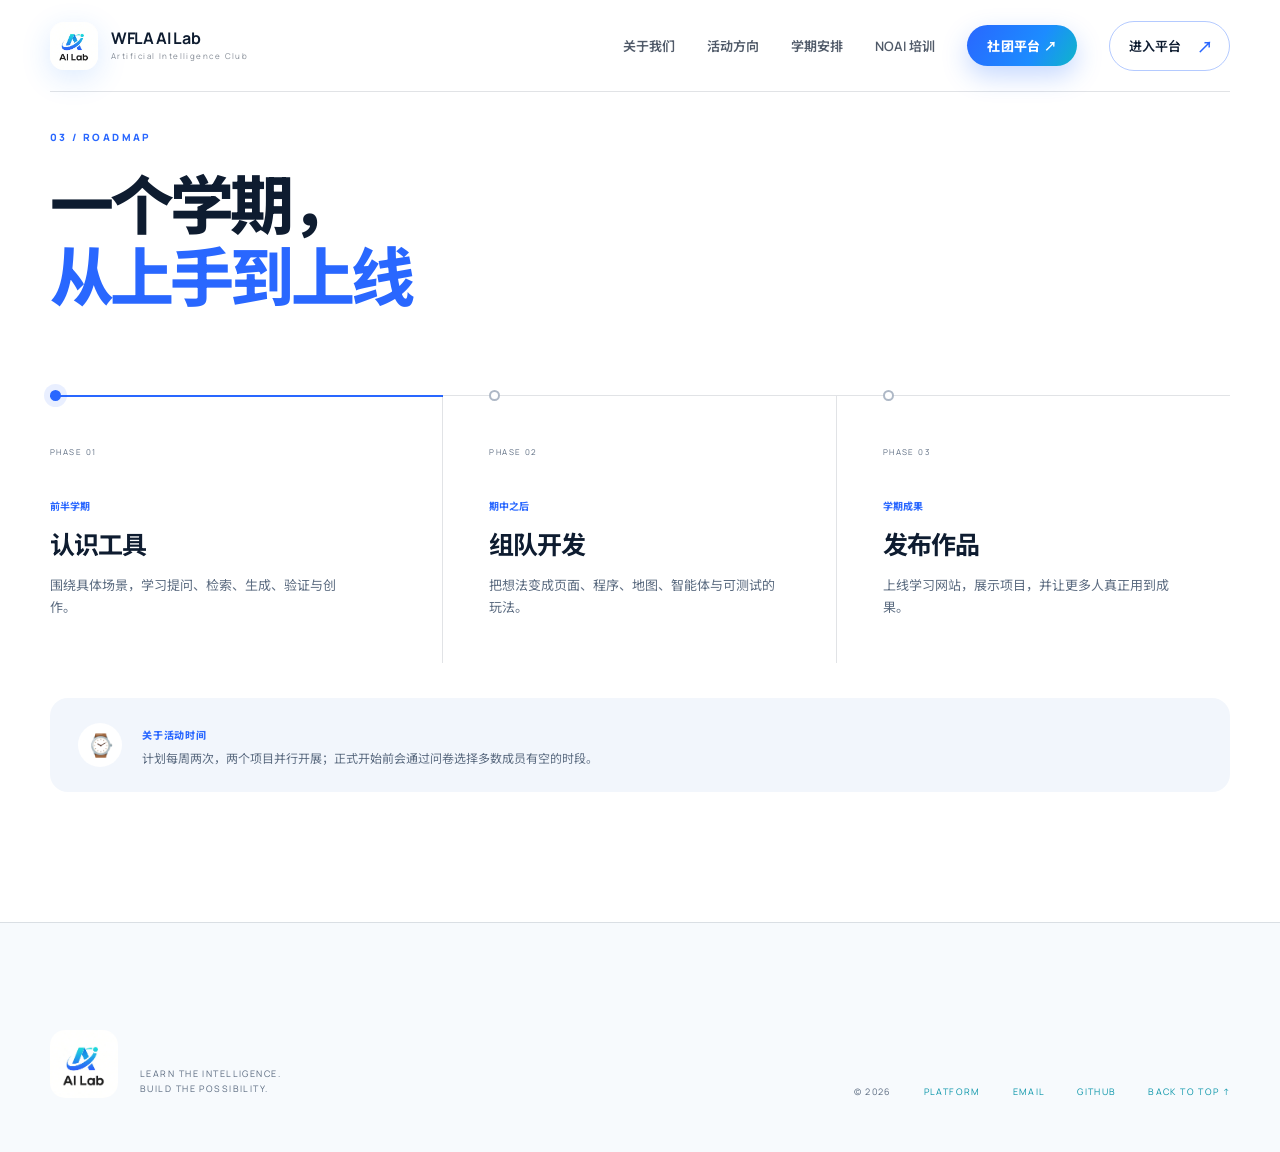
<file: schedule.html>
<!doctype html>
<html lang="zh-CN">
  <head>
    <meta charset="UTF-8" />
    <meta name="viewport" content="width=device-width, initial-scale=1.0" />
    <meta name="theme-color" content="#f2f6fc" />
    <meta
      name="description"
      content="WFLA AI Lab 2026 招新：从 AI 工具实践到 Minecraft × AI 项目，在轻松的氛围里一起学习、创造与发布。"
    />
    <meta property="og:title" content="WFLA AI Lab · 2026 招新" />
    <meta
      property="og:description"
      content="零基础也能加入。一起把 AI 用起来，把想法做出来。"
    />
    <meta property="og:type" content="website" />
    <meta property="og:image" content="assets/ai-lab-logo.png" />
    <title>学期安排 · WFLA AI Lab</title>
    <link rel="icon" href="assets/ai-lab-logo.png" />
    <link rel="manifest" href="site.webmanifest" />
    <link rel="preconnect" href="https://fonts.googleapis.com" />
    <link rel="preconnect" href="https://fonts.gstatic.com" crossorigin />
    <link
      href="https://fonts.googleapis.com/css2?family=Manrope:wght@400;500;600;700;800&family=Noto+Sans+SC:wght@400;500;600;700;800;900&display=swap"
      rel="stylesheet"
    />
    <link rel="stylesheet" href="styles.css" />
  </head>
  <body>
    <a class="skip-link" href="#main">跳到主要内容</a>
    <div class="page-progress" aria-hidden="true"><span></span></div>

    <header class="site-header" id="top">
      <a class="brand" href="index.html" aria-label="WFLA AI Lab 首页">
        <span class="brand-mark"><img src="assets/ai-lab-logo.png" alt="" /></span>
        <span class="brand-copy">
          <strong>WFLA AI Lab</strong>
          <small>Artificial Intelligence Club</small>
        </span>
      </a>

      <button class="menu-toggle" type="button" aria-expanded="false" aria-controls="site-nav">
        <span></span><span></span>
        <span class="sr-only">打开导航</span>
      </button>

      <nav class="site-nav" id="site-nav" aria-label="主导航">
        <a href="about.html">关于我们</a>
        <a href="activities.html">活动方向</a>
        <a href="schedule.html">学期安排</a>
        <a href="noai.html">NOAI 培训</a>
        <a class="nav-platform" href="https://chat.wfla-ailab.top/portal" target="_blank" rel="noreferrer">社团平台 ↗</a>
        <a class="nav-cta" href="https://chat.wfla-ailab.top/portal" target="_blank" rel="noreferrer">进入平台 <span>↗</span></a>
      </nav>
    </header>

    <main id="main">
      <section class="section section-schedule" id="schedule">
        <div class="section-inner">
          <div class="section-heading reveal">
            <span class="section-index">03 / ROADMAP</span>
            <h2>一个学期，<br /><em>从上手到上线</em></h2>
          </div>

          <div class="roadmap reveal" role="list">
            <article class="roadmap-step active" role="listitem" tabindex="0">
              <span class="step-id">PHASE 01</span>
              <div class="step-dot"></div>
              <small>前半学期</small>
              <h3>认识工具</h3>
              <p>围绕具体场景，学习提问、检索、生成、验证与创作。</p>
            </article>
            <article class="roadmap-step" role="listitem" tabindex="0">
              <span class="step-id">PHASE 02</span>
              <div class="step-dot"></div>
              <small>期中之后</small>
              <h3>组队开发</h3>
              <p>把想法变成页面、程序、地图、智能体与可测试的玩法。</p>
            </article>
            <article class="roadmap-step" role="listitem" tabindex="0">
              <span class="step-id">PHASE 03</span>
              <div class="step-dot"></div>
              <small>学期成果</small>
              <h3>发布作品</h3>
              <p>上线学习网站，展示项目，并让更多人真正用到成果。</p>
            </article>
          </div>

          <div class="schedule-note reveal">
            <div class="schedule-icon">⌚</div>
            <div>
              <span>关于活动时间</span>
              <p>计划每周两次，两个项目并行开展；正式开始前会通过问卷选择多数成员有空的时段。</p>
            </div>
          </div>
        </div>
      </section>

      <!-- script.js 兼容垫片：本页不含 hero 与 join 区块，这里为脚本的全部 DOM 钩子提供隐藏落点，避免空引用报错 -->
      <div style="display: none" aria-hidden="true">
        <canvas id="network-canvas"></canvas>
        <canvas id="join-canvas"></canvas>
        <span id="rotating-topic"></span>
        <div id="voxel-world"></div>
      </div>
    </main>

    <footer class="site-footer">
      <div class="footer-brand">
        <img src="assets/ai-lab-logo.png" alt="WFLA AI Lab" />
        <p>LEARN THE INTELLIGENCE.<br />BUILD THE POSSIBILITY.</p>
      </div>
      <div class="footer-meta">
        <span>© 2026</span>
        <a href="https://chat.wfla-ailab.top/portal" target="_blank" rel="noreferrer">PLATFORM</a>
        <a href="mailto:wflaailab@outlook.com">EMAIL</a>
        <a href="https://github.com/WFLA-AI-Lab" target="_blank" rel="noreferrer">GITHUB</a>
        <a href="#top">BACK TO TOP ↑</a>
      </div>
    </footer>

    <dialog class="join-modal" id="join-modal" aria-labelledby="join-modal-title">
      <button class="modal-close" type="button" data-close-modal aria-label="关闭">×</button>
      <span class="modal-label">READY TO CREATE?</span>
      <h2 id="join-modal-title">欢迎加入 AI Lab</h2>
      <p>通过下面任一方式联系我们，获取招新群、时间问卷与最新项目进度。</p>
      <div class="modal-steps">
        <a href="https://github.com/WFLA-AI-Lab" target="_blank" rel="noreferrer"><b>01</b><span>GitHub · WFLA-AI-Lab</span><i>↗</i></a>
        <a href="mailto:wflaailab@outlook.com"><b>02</b><span>wflaailab@outlook.com</span><i>↗</i></a>
        <button type="button" data-copy-text="ricykang402"><b>03</b><span>社长微信 · ricykang402</span><i class="copy-state">⧉</i></button>
      </div>
    </dialog>

    <script src="script.js"></script>
  </body>
</html>
</file>
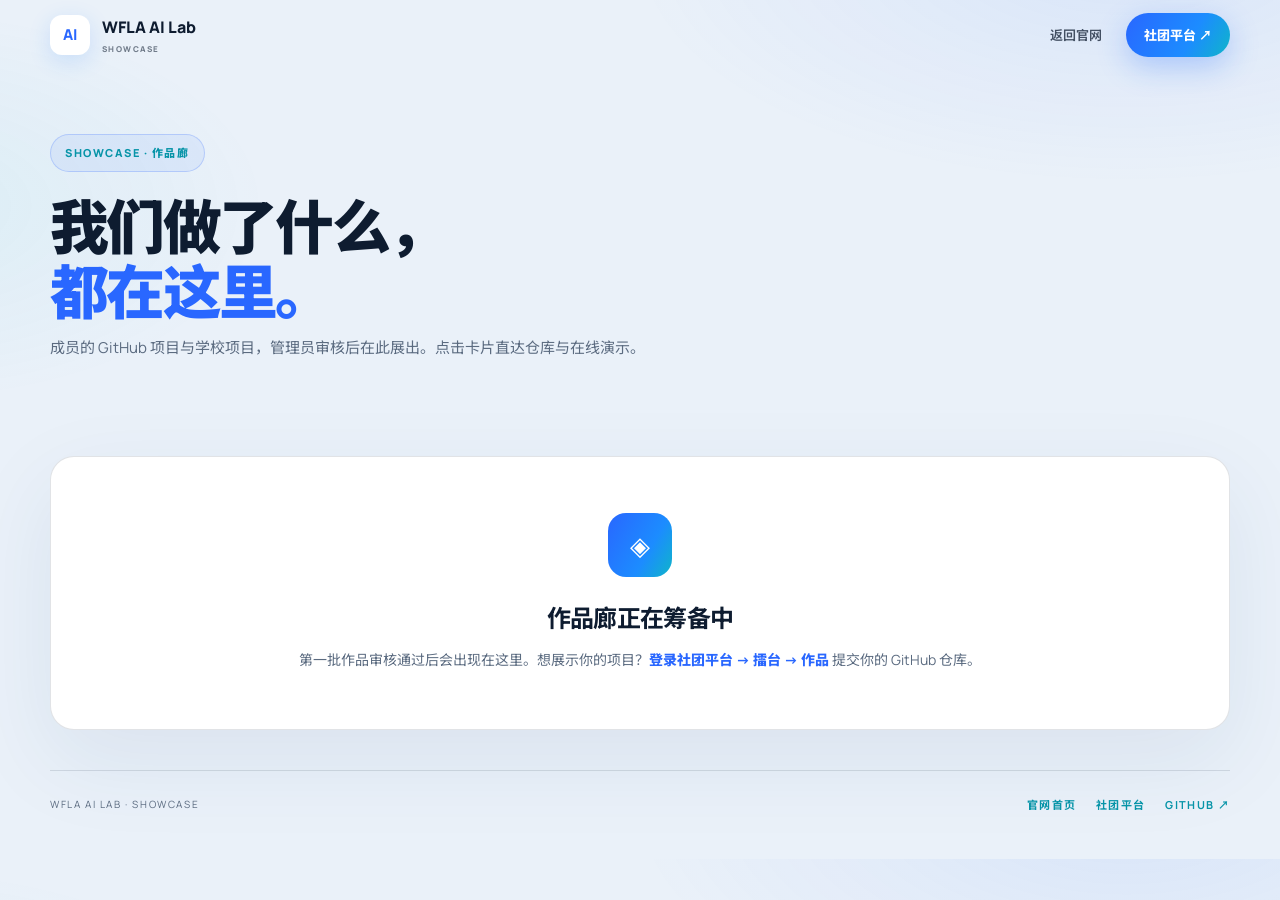
<file: showcase.html>
<!doctype html>
<html lang="zh-CN">
<head>
<meta charset="utf-8">
<meta name="viewport" content="width=device-width, initial-scale=1.0">
<meta name="theme-color" content="#eaf1f9">
<meta name="description" content="WFLA AI Lab 作品廊：成员的 GitHub 项目与学校项目，审核后在此展出。">
<title>作品廊 · WFLA AI Lab</title>
<link rel="icon" href="assets/ai-lab-logo.png">
<link rel="preconnect" href="https://fonts.googleapis.com">
<link rel="preconnect" href="https://fonts.gstatic.com" crossorigin>
<link href="https://fonts.googleapis.com/css2?family=Manrope:wght@400;500;600;700;800&family=Noto+Sans+SC:wght@400;500;700;900&display=swap" rel="stylesheet">
<style>
  :root {
    --ink: #0e1c30;
    --muted: #5b6b80;
    --page: #eaf1f9;
    --card: #ffffff;
    --line: rgba(14, 28, 48, .12);
    --blue: #2967ff;
    --cyan: #0fb5c9;
    --cyan-soft: #0794a8;
    --container: min(1180px, calc(100vw - 48px));
  }
  * { box-sizing: border-box; }
  html { scroll-behavior: smooth; }
  body {
    margin: 0; background:
      radial-gradient(800px 380px at 88% -6%, rgba(41,103,255,.09), transparent 62%),
      radial-gradient(640px 340px at -8% 24%, rgba(15,181,201,.07), transparent 58%),
      var(--page);
    color: var(--ink);
    font-family: "Manrope", "Noto Sans SC", system-ui, sans-serif;
    -webkit-font-smoothing: antialiased;
    line-height: 1.85;
  }
  a { color: inherit; text-decoration: none; }
  .site-header {
    width: var(--container); height: 70px; margin: 0 auto;
    display: flex; align-items: center; justify-content: space-between;
  }
  .brand { display: flex; align-items: center; gap: 12px; font-weight: 800; }
  .brand-mark {
    width: 40px; height: 40px; border-radius: 12px; overflow: hidden; background: white;
    box-shadow: 0 6px 22px rgba(31, 123, 255, .16); display: grid; place-items: center;
  }
  .brand-mark span { color: var(--blue); font-weight: 900; font-size: 15px; }
  .brand small { display: block; font-size: 8px; letter-spacing: .18em; opacity: .55; }
  .site-nav { display: flex; align-items: center; gap: 24px; font-size: 13px; font-weight: 600; }
  .site-nav a { opacity: .75; transition: opacity .2s; }
  .site-nav a:hover { opacity: 1; }
  .nav-cta {
    padding: 10px 18px; border-radius: 999px; font-weight: 800; font-size: 13px; opacity: 1 !important;
    background: linear-gradient(120deg, var(--blue), #1c8cff 62%, var(--cyan)); color: white;
    box-shadow: 0 10px 30px rgba(29, 104, 255, .28); transition: transform .25s, box-shadow .25s;
  }
  .nav-cta:hover { transform: translateY(-2px); box-shadow: 0 14px 40px rgba(29, 104, 255, .4); }

  .page-head { width: var(--container); margin: 0 auto; padding: 64px 0 10px; }
  .eyebrow {
    display: inline-flex; align-items: center; gap: 10px; padding: 8px 14px;
    border: 1px solid rgba(41,103,255,.22); background: rgba(41,103,255,.07);
    border-radius: 999px; color: var(--cyan-soft); font-size: 11px; letter-spacing: .14em; font-weight: 800;
  }
  h1 {
    margin: 20px 0 12px; font-family: "Noto Sans SC", sans-serif;
    font-size: clamp(36px, 4.6vw, 60px); font-weight: 900; letter-spacing: -.045em; line-height: 1.1;
  }
  h1 em { font-style: normal; color: var(--blue); }
  .lead { max-width: 640px; color: var(--muted); font-size: 15px; margin: 0; }

  .groups { width: var(--container); margin: 0 auto; padding: 34px 0 30px; }
  .member-group { margin-bottom: 38px; }
  .member-head {
    display: flex; align-items: center; gap: 14px; margin-bottom: 16px;
  }
  .member-head img {
    width: 52px; height: 52px; border-radius: 50%; background: white;
    box-shadow: 0 6px 22px rgba(31, 123, 255, .16); object-fit: cover;
  }
  .member-head b { font-size: 17px; letter-spacing: -.02em; }
  .member-head small { display: block; color: var(--muted); font-size: 11px; letter-spacing: .1em; }
  .cards { display: grid; grid-template-columns: repeat(auto-fill, minmax(300px, 1fr)); gap: 18px; }
  .pcard {
    background: var(--card); border: 1px solid var(--line); border-radius: 18px;
    padding: 22px 24px; box-shadow: 0 18px 50px rgba(24, 60, 120, .06);
    transition: transform .3s, box-shadow .3s, border-color .3s;
    display: flex; flex-direction: column; gap: 10px;
  }
  .pcard:hover { transform: translateY(-4px); box-shadow: 0 26px 66px rgba(24, 60, 120, .1); border-color: rgba(15,181,201,.35); }
  .pcard h3 { margin: 0; font-size: 17px; letter-spacing: -.02em; }
  .pcard h3 a { color: var(--ink); }
  .pcard h3 a:hover { color: var(--blue); }
  .pcard .desc { color: var(--muted); font-size: 13.5px; flex: 1; }
  .tag {
    display: inline-block; padding: 2px 12px; border-radius: 999px; font-size: 11px; font-weight: 700;
    background: #e3ecfd; color: #1d4fd7; width: fit-content;
  }
  .meta-row { display: flex; gap: 14px; flex-wrap: wrap; font-size: 12px; color: var(--muted); }
  .meta-row .lang::before { content: "● "; color: var(--cyan); }
  .actions { display: flex; gap: 10px; margin-top: 4px; }
  .actions a {
    padding: 8px 16px; border-radius: 999px; font-size: 12.5px; font-weight: 800; transition: .2s;
    border: 1px solid var(--line); background: rgba(255,255,255,.7); color: var(--ink);
  }
  .actions a:hover { background: white; color: var(--blue); transform: translateY(-2px); }
  .actions a.primary { background: linear-gradient(120deg, var(--blue), #1c8cff 62%, var(--cyan)); color: white; border: 0; box-shadow: 0 8px 24px rgba(29,104,255,.25); }
  .pcard.dead { opacity: .55; }
  .pcard.dead .dead-note { color: #b42323; font-size: 12px; font-weight: 700; }
  /* 从分享链接（#pc-owner-repo）进来的那张卡片会被高亮，让人一眼找到 */
  .pcard.focus { border-color: var(--blue); box-shadow: 0 0 0 3px rgba(41,103,255,.18), 0 26px 66px rgba(24,60,120,.12); }
  .member-group:target .member-head b { color: var(--blue); }

  .empty {
    width: var(--container); margin: 20px auto 40px; padding: 56px 40px; text-align: center;
    background: var(--card); border: 1px solid var(--line); border-radius: 24px;
    box-shadow: 0 30px 90px rgba(24, 60, 120, .08);
  }
  .empty .icon {
    width: 64px; height: 64px; margin: 0 auto 18px; border-radius: 18px; display: grid; place-items: center;
    background: linear-gradient(120deg, var(--blue), #1c8cff 62%, var(--cyan)); color: white; font-size: 26px;
  }
  .empty h2 { margin: 0 0 8px; font-family: "Noto Sans SC", sans-serif; letter-spacing: -.03em; }
  .empty p { color: var(--muted); font-size: 14px; margin: 0; }
  .empty a { color: var(--blue); font-weight: 800; }

  .site-footer {
    width: var(--container); margin: 30px auto 0; padding: 24px 0 44px;
    border-top: 1px solid var(--line); display: flex; justify-content: space-between; gap: 16px; flex-wrap: wrap;
  }
  .site-footer p { margin: 0; color: var(--muted); font-size: 10px; letter-spacing: .16em; }
  .site-footer nav { display: flex; gap: 20px; font-size: 11px; letter-spacing: .12em; }
  .site-footer nav a { color: var(--cyan-soft); font-weight: 700; }
  @media (max-width: 720px) { .site-nav a:not(.nav-cta) { display: none; } }
</style>
</head>
<body>
<header class="site-header">
  <a class="brand" href="index.html">
    <span class="brand-mark"><span>AI</span></span>
    <span>WFLA AI Lab<small>SHOWCASE</small></span>
  </a>
  <nav class="site-nav">
    <a href="index.html">返回官网</a>
    <a class="nav-cta" href="https://chat.wfla-ailab.top/portal" target="_blank" rel="noreferrer">社团平台 ↗</a>
  </nav>
</header>

<div class="page-head">
  <span class="eyebrow">SHOWCASE · 作品廊</span>
  <h1>我们做了什么，<br><em>都在这里。</em></h1>
  <p class="lead">成员的 GitHub 项目与学校项目，管理员审核后在此展出。点击卡片直达仓库与在线演示。</p>
</div>

<div class="groups" id="showcase-groups"></div>

<div class="empty" id="empty-state" style="display:none">
  <div class="icon">◈</div>
  <h2>作品廊正在筹备中</h2>
  <p>第一批作品审核通过后会出现在这里。想展示你的项目？<a href="https://chat.wfla-ailab.top/arena" target="_blank" rel="noreferrer">登录社团平台 → 擂台 → 作品</a> 提交你的 GitHub 仓库。</p>
</div>

<footer class="site-footer">
  <p>WFLA AI LAB · SHOWCASE</p>
  <nav>
    <a href="index.html">官网首页</a>
    <a href="https://chat.wfla-ailab.top/portal" target="_blank" rel="noreferrer">社团平台</a>
    <a href="https://github.com/WFLA-AI-Lab" target="_blank" rel="noreferrer">GITHUB ↗</a>
  </nav>
</footer>

<script>
(function () {
  var API = "https://chat.wfla-ailab.top/arena/api/projects.json";
  var CACHE_TTL = 30 * 60 * 1000; // 30 分钟

  function ghCacheKey(owner, repo) { return "gh-" + owner + "/" + repo; }
  function ghCacheGet(owner, repo) {
    try {
      var raw = localStorage.getItem(ghCacheKey(owner, repo));
      if (!raw) return null;
      var obj = JSON.parse(raw);
      if (Date.now() - obj.t > CACHE_TTL) return null;
      return obj.d;
    } catch (e) { return null; }
  }
  function ghCacheSet(owner, repo, data) {
    try { localStorage.setItem(ghCacheKey(owner, repo), JSON.stringify({ t: Date.now(), d: data })); } catch (e) {}
  }

  function esc(s) {
    return String(s == null ? "" : s).replace(/[&<>"']/g, function (c) {
      return { "&": "&amp;", "<": "&lt;", ">": "&gt;", '"': "&quot;", "'": "&#39;" }[c];
    });
  }

  function renderGroups(items) {
    var box = document.getElementById("showcase-groups");
    var byOwner = {};
    items.forEach(function (p) {
      var o = p.github_owner || "unknown";
      (byOwner[o] = byOwner[o] || []).push(p);
    });
    var html = "";
    Object.keys(byOwner).sort().forEach(function (owner) {
      html += '<div class="member-group" id="member-' + esc(owner) + '">'
        + '<div class="member-head">'
        + '<img src="https://github.com/' + encodeURIComponent(owner) + '.png?size=80" alt="">'
        + '<div><b>' + esc(owner) + '</b><small>GITHUB MEMBER</small></div>'
        + '</div><div class="cards">';
      byOwner[owner].forEach(function (p) {
        var repo = p.github_repo || "";
        var ghUrl = "https://github.com/" + encodeURIComponent(owner) + "/" + encodeURIComponent(repo);
        html += '<div class="pcard" id="pc-' + esc(owner) + "-" + esc(repo) + '">'
          + '<h3><a href="' + esc(p.html_url || ghUrl) + '" target="_blank" rel="noreferrer">' + esc(p.display_name || repo) + "</a></h3>"
          + '<span class="tag">' + esc(p.tag || "其它") + "</span>"
          + '<div class="desc">' + esc(p.description || "（暂无简介）") + "</div>"
          + '<div class="meta-row" data-meta></div>'
          + '<div class="actions">'
          + '<a class="primary" href="' + esc(p.html_url || ghUrl) + '" target="_blank" rel="noreferrer">GitHub ↗</a>'
          + (p.demo_url ? '<a href="' + esc(p.demo_url) + '" target="_blank" rel="noreferrer">在线 demo ↗</a>' : "")
          + "</div></div>";
      });
      html += "</div></div>";
    });
    box.innerHTML = html;
    return byOwner;
  }

  function enhanceRepo(owner, repo, cardEl) {
    var cached = ghCacheGet(owner, repo);
    if (cached) { applyMeta(cardEl, cached, false); return; }
    fetch("https://api.github.com/repos/" + encodeURIComponent(owner) + "/" + encodeURIComponent(repo))
      .then(function (r) {
        if (r.status === 404) { cardEl.classList.add("dead"); cardEl.querySelector("[data-meta]").innerHTML = '<span class="dead-note">仓库暂不可访问</span>'; return null; }
        if (!r.ok) return null;
        return r.json();
      })
      .then(function (d) {
        if (!d) return;
        ghCacheSet(owner, repo, d);
        applyMeta(cardEl, d, true);
      })
      .catch(function () {});
  }
  function applyMeta(cardEl, d, cache) {
    var meta = cardEl.querySelector("[data-meta]");
    if (!meta || meta.dataset.done) return;
    meta.dataset.done = "1";
    var parts = [];
    if (d.language) parts.push('<span class="lang">' + esc(d.language) + "</span>");
    if (typeof d.stargazers_count === "number") parts.push("<span>★ " + d.stargazers_count + "</span>");
    if (d.updated_at) parts.push("<span>更新于 " + esc(String(d.updated_at).slice(0, 10)) + "</span>");
    meta.innerHTML = parts.join("");
  }

  // 支持分享链接直达：#pc-<owner>-<repo>（作品卡片）或 #member-<owner>（成员分组）。
  // 卡片是异步渲染出来的，所以渲染完再滚一次；地址栏 hash 变化时也响应。
  function focusFromHash() {
    var h = decodeURIComponent((location.hash || "").replace(/^#/, ""));
    if (!h) return;
    var el = document.getElementById(h);
    if (!el) return;
    if (el.classList.contains("pcard")) el.classList.add("focus");
    el.scrollIntoView({ behavior: "smooth", block: "center" });
  }
  window.addEventListener("hashchange", focusFromHash);

  fetch(API)
    .then(function (r) { if (!r.ok) throw new Error("http " + r.status); return r.json(); })
    .then(function (items) {
      if (!Array.isArray(items) || items.length === 0) { showEmpty(); return; }
      document.getElementById("empty-state").style.display = "none";
      var byOwner = renderGroups(items);
      Object.keys(byOwner).forEach(function (owner) {
        byOwner[owner].forEach(function (p) {
          if (!p.github_owner || !p.github_repo) return;
          var el = document.getElementById("pc-" + p.github_owner + "-" + p.github_repo);
          if (el) enhanceRepo(p.github_owner, p.github_repo, el);
        });
      });
      focusFromHash();
    })
    .catch(function () { showEmpty(); });

  function showEmpty() { document.getElementById("empty-state").style.display = "block"; }
})();
</script>
</body>
</html>
</file>
<file: styles.css>
:root {
  --ink: #0e1c30;          /* 主文字色（浅色站上做文字） */
  --ink-2: #ffffff;        /* 卡片底（原深底变量复用为浅色） */
  --paper: #f2f6fc;        /* 浅色区块底 */
  --page: #eaf1f9;         /* 页面整体底色 */
  --white: #ffffff;
  --blue: #2967ff;
  --cyan: #0fb5c9;
  --cyan-soft: #0794a8;
  --line-light: rgba(14, 28, 48, 0.12);
  --line-dark: rgba(255, 255, 255, 0.13);  /* 仍用于个别深色小元素 */
  --muted: #5b6b80;
  --container: min(1180px, calc(100vw - 48px));
  --radius: 24px;
}

* { box-sizing: border-box; }
html { scroll-behavior: smooth; }
body {
  margin: 0;
  background: var(--page);
  color: var(--ink);
  font-family: "Manrope", "Noto Sans SC", sans-serif;
  -webkit-font-smoothing: antialiased;
  overflow-x: hidden;
}
body.modal-open { overflow: hidden; }
a { color: inherit; text-decoration: none; }
button, input { font: inherit; }
button { color: inherit; }
img { max-width: 100%; display: block; }
.sr-only {
  position: absolute; width: 1px; height: 1px; padding: 0; margin: -1px;
  overflow: hidden; clip: rect(0, 0, 0, 0); white-space: nowrap; border: 0;
}
.skip-link {
  position: fixed; left: 16px; top: -60px; z-index: 1000;
  background: var(--cyan); padding: 12px 18px; border-radius: 10px;
  font-weight: 800; transition: top .2s;
}
.skip-link:focus { top: 16px; }

.page-progress { position: fixed; top: 0; left: 0; right: 0; height: 2px; z-index: 1000; }
.page-progress span { display: block; width: 0; height: 100%; background: linear-gradient(90deg, var(--blue), var(--cyan)); }

.site-header {
  width: var(--container); height: 92px; margin: 0 auto;
  display: flex; align-items: center; justify-content: space-between;
  position: absolute; z-index: 20; left: 50%; transform: translateX(-50%);
  color: var(--ink); border-bottom: 1px solid var(--line-light);
}
.brand { display: flex; align-items: center; gap: 13px; }
.brand-mark {
  width: 48px; height: 48px; border-radius: 14px; overflow: hidden; background: white;
  display: grid; place-items: center; box-shadow: 0 8px 30px rgba(31, 123, 255, .16);
}
.brand-mark img { width: 100%; height: 100%; object-fit: cover; }
.brand-copy { display: flex; flex-direction: column; line-height: 1.05; }
.brand-copy strong { font-size: 16px; letter-spacing: -.02em; }
.brand-copy small { margin-top: 5px; font-size: 8px; letter-spacing: .18em; opacity: .5; }
.site-nav { display: flex; align-items: center; gap: 32px; font-size: 13px; font-weight: 600; }
.site-nav > a:not(.nav-cta) { position: relative; opacity: .72; transition: opacity .2s; }
.site-nav > a:not(.nav-cta)::after {
  content: ""; position: absolute; height: 1px; bottom: -8px; left: 0; width: 0;
  background: var(--cyan); transition: width .25s;
}
.site-nav > a:hover { opacity: 1; }
.site-nav > a:hover::after { width: 100%; }
.nav-cta {
  display: flex; align-items: center; gap: 16px; padding: 12px 16px 12px 19px;
  border: 1px solid rgba(41, 103, 255, .35); border-radius: 999px; transition: .25s;
}
button.nav-cta { appearance: none; background: transparent; color: inherit; cursor: pointer; }
.nav-cta:hover { background: var(--blue); color: white; }
.nav-cta span { color: var(--blue); font-size: 16px; }
.nav-cta:hover span { color: white; }
.menu-toggle { display: none; }

.hero {
  position: relative; min-height: 860px; height: auto; max-height: none;
  background: linear-gradient(180deg, #f6f9ff 0%, #eaf3ff 55%, #e4efff 100%);
  color: var(--ink); overflow: hidden;
}
#network-canvas, #join-canvas { position: absolute; inset: 0; width: 100%; height: 100%; }
.hero-grid {
  position: absolute; inset: 0; opacity: .1; pointer-events: none;
  background-image: linear-gradient(rgba(41, 103, 255, .16) 1px, transparent 1px), linear-gradient(90deg, rgba(41, 103, 255, .16) 1px, transparent 1px);
  background-size: 80px 80px;
  mask-image: linear-gradient(to bottom, transparent, black 20%, black 70%, transparent 100%);
}
.hero-glow { position: absolute; border-radius: 50%; filter: blur(80px); opacity: .16; }
.hero-glow-a { width: 520px; height: 520px; right: 4%; top: 16%; background: var(--blue); opacity: .12; }
.hero-glow-b { width: 360px; height: 360px; left: -8%; bottom: -8%; background: var(--cyan); opacity: .1; }
.hero-content {
  width: var(--container); position: relative; z-index: 3;
  margin: 0 auto; padding: 150px 48% 40px 0;
}
/* hero 三站引导卡：窄容器横排自适应换行 */
.hero-guide { display: flex; flex-wrap: wrap; gap: 12px; margin-top: 26px; }
.eyebrow {
  display: inline-flex; align-items: center; gap: 10px; padding: 9px 14px;
  border: 1px solid rgba(41, 103, 255, .22); background: rgba(41, 103, 255, .07);
  border-radius: 999px; color: var(--cyan-soft); font-size: 12px; letter-spacing: .14em;
}
.status-dot { width: 7px; height: 7px; border-radius: 50%; background: var(--cyan); box-shadow: 0 0 0 5px rgba(32, 211, 220, .1); animation: pulse 2s infinite; }
@keyframes pulse { 50% { box-shadow: 0 0 0 9px rgba(32, 211, 220, 0); } }
.hero h1 {
  margin: 28px 0 24px; max-width: 800px; font-family: "Noto Sans SC", sans-serif;
  font-size: clamp(52px, 6.1vw, 92px); font-weight: 900; line-height: 1.05; letter-spacing: -.065em;
  white-space: nowrap;
}
.hero h1 span {
  color: transparent; -webkit-text-stroke: 1.5px rgba(15, 181, 201, .85);
  text-shadow: 0 0 35px rgba(32, 211, 220, .12);
}
.hero-lead { max-width: 650px; font-size: 17px; line-height: 1.9; color: var(--muted); }
.hero-actions { display: flex; gap: 14px; margin-top: 36px; }
.button {
  min-height: 54px; padding: 0 24px; border-radius: 999px; border: 1px solid transparent;
  display: inline-flex; justify-content: center; align-items: center; gap: 24px;
  font-size: 14px; font-weight: 800; cursor: pointer; transition: transform .25s, box-shadow .25s, background .25s;
}
.button:hover { transform: translateY(-3px); }
.button-primary { background: linear-gradient(120deg, var(--blue), #1c8cff 62%, var(--cyan)); color: white; box-shadow: 0 16px 44px rgba(29, 104, 255, .3); }
.button-primary:hover { box-shadow: 0 20px 54px rgba(29, 104, 255, .46); }
.button-ghost { color: var(--ink); border-color: rgba(14, 28, 48, .22); background: rgba(255,255,255,.65); }
.button-ghost:hover { background: white; }
.button-icon { font-size: 18px; }
.hero-proof { display: flex; gap: 42px; margin-top: 48px; }
.hero-proof div { display: grid; grid-template-columns: auto auto; align-items: baseline; gap: 8px; }
.hero-proof strong { font-size: 26px; letter-spacing: -.06em; }
.hero-proof span { color: var(--muted); font-size: 11px; letter-spacing: .06em; }

.hero-orbit { position: absolute; z-index: 4; width: 480px; height: 480px; right: max(4vw, calc((100vw - 1180px)/2)); top: 50%; transform: translateY(-45%); }
.orbit-shell { width: 100%; height: 100%; position: relative; display: grid; place-items: center; perspective: 800px; }
.orbit-shell::before { content: ""; position: absolute; width: 78%; height: 78%; border-radius: 50%; background: radial-gradient(circle, rgba(41, 103, 255, .16), transparent 66%); filter: blur(5px); }
.orbit-ring { position: absolute; border: 1px solid rgba(15, 181, 201, .35); border-radius: 50%; }
.orbit-ring-one { width: 82%; height: 82%; animation: spin 18s linear infinite; }
.orbit-ring-one::after, .orbit-ring-two::after { content: ""; position: absolute; width: 7px; height: 7px; border-radius: 50%; background: var(--cyan); box-shadow: 0 0 18px var(--cyan); top: -4px; left: 50%; }
.orbit-ring-two { width: 61%; height: 61%; border-style: dashed; animation: spinReverse 13s linear infinite; }
.orbit-ring-two::after { background: var(--blue); box-shadow: 0 0 18px var(--blue); top: auto; bottom: -4px; }
.orbit-core {
  position: relative; width: 220px; height: 220px; border-radius: 50%; overflow: hidden;
  padding: 22px; background: rgba(255,255,255,.98); box-shadow: 0 0 0 1px rgba(255,255,255,.2), 0 30px 100px rgba(14, 91, 255, .35);
  animation: float 5s ease-in-out infinite;
}
.orbit-core img { width: 100%; height: 100%; object-fit: cover; border-radius: 50%; }
.orbit-node {
  position: absolute; display: grid; place-items: center; width: 58px; height: 58px;
  border: 1px solid rgba(41, 103, 255, .25); border-radius: 50%; background: rgba(255, 255, 255, .9);
  backdrop-filter: blur(10px); font-size: 9px; font-weight: 800; color: var(--cyan-soft); letter-spacing: .08em;
}
.node-one { top: 9%; left: 19%; }
.node-two { right: 5%; top: 43%; }
.node-three { left: 12%; bottom: 8%; width: 68px; height: 68px; }
.signal-card {
  position: absolute; display: flex; gap: 12px; align-items: center; padding: 12px 15px;
  border: 1px solid var(--line-light); background: rgba(255, 255, 255, .82); backdrop-filter: blur(14px);
  border-radius: 13px; box-shadow: 0 15px 50px rgba(24, 60, 120, .12);
}
.signal-card-a { left: -20px; top: 42%; }
.signal-card-b { right: -12px; bottom: 15%; }
.signal-card small { display: block; font-size: 8px; color: var(--muted); letter-spacing: .12em; }
.signal-card strong { display: block; margin-top: 3px; font-size: 10px; letter-spacing: .12em; }
.signal-icon { font-size: 26px; color: var(--cyan); }
.live-wave { position: relative; width: 25px; height: 25px; border: 1px solid rgba(32,211,220,.35); border-radius: 50%; }
.live-wave::before { content: ""; position: absolute; inset: 7px; background: var(--cyan); border-radius: 50%; animation: pulse 1.5s infinite; }
@keyframes spin { to { transform: rotate(360deg); } }
@keyframes spinReverse { to { transform: rotate(-360deg); } }
@keyframes float { 50% { transform: translateY(-12px) rotate(1deg); } }
.scroll-cue {
  position: absolute; z-index: 5; left: 50%; transform: translateX(-50%); bottom: 26px;
  display: flex; flex-direction: column; align-items: center; gap: 9px; font-size: 8px; letter-spacing: .2em; color: rgba(14, 28, 48, .45);
}
.scroll-cue i { width: 1px; height: 38px; background: linear-gradient(var(--cyan), transparent); animation: scrollLine 1.8s ease-in-out infinite; transform-origin: top; }
@keyframes scrollLine { 50% { transform: scaleY(.4); opacity: .5; } }

.section { position: relative; padding: 130px 0; }
.section-inner { width: var(--container); margin: 0 auto; }
.section-light { background: var(--paper); }
.section-dark { background: linear-gradient(180deg, #eef4fd, #e7effb); color: var(--ink); }
.section-heading .section-index, .section-index {
  display: block; margin-bottom: 22px; color: var(--blue); font-size: 10px; font-weight: 800; letter-spacing: .24em;
}
.section-dark .section-index, .join-section .section-index { color: #9ff0f8; }
.section-heading h2, .join-section h2 {
  margin: 0; font-family: "Noto Sans SC", sans-serif; font-size: clamp(42px, 5vw, 70px);
  line-height: 1.12; letter-spacing: -.06em; font-weight: 800;
}
.section-heading h2 em, .join-section h2 em { font-style: normal; color: var(--blue); }
.section-dark .section-heading h2 em, .join-section h2 em { color: #9ff0f8; }
.about-grid { display: grid; grid-template-columns: .9fr 1.1fr; column-gap: 100px; }
.about-copy { align-self: end; padding-bottom: 8px; }
.about-copy p { margin: 0; color: var(--muted); font-size: 15px; line-height: 1.9; }
.about-copy .lead-copy { margin-bottom: 24px; color: var(--ink); font-size: 20px; line-height: 1.65; letter-spacing: -.025em; }
.about-copy strong { box-shadow: inset 0 -.42em 0 rgba(32, 211, 220, .22); }
.principles { grid-column: 1/-1; display: grid; grid-template-columns: repeat(3, 1fr); margin-top: 80px; border: 1px solid var(--line-light); border-radius: var(--radius); overflow: hidden; }
.principle-card { min-height: 312px; padding: 30px; position: relative; background: rgba(255,255,255,.55); border-right: 1px solid var(--line-light); transition: transform .3s, background .3s; }
.principle-card:last-child { border-right: 0; }
.principle-card.featured { background: linear-gradient(150deg, #123a8c, #2967ff 75%, #1fa9c9); color: white; }
.principle-card:hover { transform: translateY(-5px); z-index: 2; }
.card-number { font-size: 9px; letter-spacing: .18em; color: var(--muted); }
.mini-icon { width: 48px; height: 48px; border: 1px solid var(--line-light); border-radius: 50%; display: grid; place-items: center; font-size: 21px; margin: 52px 0 30px; color: var(--blue); }
.featured .mini-icon { border-color: var(--line-dark); color: var(--cyan); }
.principle-card h3 { margin: 0 0 12px; font-size: 21px; letter-spacing: -.04em; }
.principle-card p { margin: 0; max-width: 280px; color: var(--muted); font-size: 13px; line-height: 1.75; }
.featured p { color: rgba(255,255,255,.52); }

.section-heading.split { display: flex; justify-content: space-between; align-items: flex-end; }
.section-heading.split > p { max-width: 460px; margin: 0 0 10px; color: var(--muted); font-size: 14px; line-height: 1.9; }
.activity-stack { margin-top: 82px; display: grid; gap: 26px; }
.activity-card {
  position: relative; display: grid; grid-template-columns: 1.05fr .95fr; min-height: 610px;
  border: 1px solid var(--line-light); border-radius: 28px; overflow: hidden; background: var(--white);
  transform-style: preserve-3d; transition: border-color .3s, box-shadow .3s;
  box-shadow: 0 24px 70px rgba(24, 60, 120, .08);
}
.activity-card:hover { border-color: rgba(15, 181, 201, .45); }
.activity-content { padding: clamp(40px, 6vw, 72px); align-self: center; }
.activity-meta { display: flex; align-items: center; gap: 10px; font-size: 9px; letter-spacing: .16em; color: var(--cyan-soft); }
.activity-meta i { width: 24px; height: 1px; background: var(--cyan); opacity: .5; }
.activity-content h3 { margin: 30px 0 24px; font-family: "Noto Sans SC", sans-serif; font-size: clamp(34px, 4vw, 55px); line-height: 1.14; letter-spacing: -.055em; }
.activity-content > p { max-width: 530px; margin: 0; color: var(--muted); font-size: 14px; line-height: 1.9; }
.activity-content ul { list-style: none; margin: 30px 0 0; padding: 0; }
.activity-content li { position: relative; padding: 10px 0 10px 25px; border-bottom: 1px solid var(--line-light); color: rgba(14, 28, 48, .78); font-size: 12px; }
.activity-content li::before { content: "→"; position: absolute; left: 0; color: var(--cyan); }
.activity-visual { position: relative; min-height: 100%; overflow: hidden; }
.tool-visual { background: linear-gradient(145deg, #dcecff, #c7ddff 68%); display: grid; place-items: center; }
.tool-visual::before { content: ""; position: absolute; width: 340px; height: 340px; border-radius: 50%; background: var(--blue); filter: blur(90px); opacity: .16; }
.terminal-window { width: 76%; max-width: 430px; position: relative; z-index: 2; border: 1px solid rgba(255,255,255,.5); border-radius: 17px; background: rgba(10, 22, 40, .92); backdrop-filter: blur(16px); box-shadow: 0 35px 80px rgba(10, 40, 90, .3); transform: rotate(2deg); }
.terminal-bar { height: 44px; display: flex; align-items: center; gap: 7px; padding: 0 14px; border-bottom: 1px solid rgba(255,255,255,.1); }
.terminal-bar i { width: 7px; height: 7px; border-radius: 50%; background: rgba(255,255,255,.2); }
.terminal-bar i:first-child { background: #ff6f70; }
.terminal-bar i:nth-child(2) { background: #ffc756; }
.terminal-bar i:nth-child(3) { background: var(--cyan); }
.terminal-bar span { margin-left: 8px; color: rgba(255,255,255,.28); font-size: 8px; letter-spacing: .14em; }
.terminal-code { padding: 30px 20px 36px; }
.terminal-code p { display: grid; grid-template-columns: 28px 1fr; margin: 0; padding: 14px 0; border-bottom: 1px dashed rgba(255,255,255,.08); }
.terminal-code span { color: rgba(255,255,255,.22); font: 10px monospace; }
.terminal-code code { color: rgba(207, 232, 255, .72); font: 11px/1.5 monospace; }
.terminal-code b { color: var(--cyan); font-weight: normal; }
.terminal-cursor { margin-top: 22px; width: 8px; height: 15px; background: var(--cyan); animation: blink 1s steps(2) infinite; }
@keyframes blink { 50% { opacity: 0; } }
.floating-chip { position: absolute; z-index: 3; padding: 8px 12px; border: 1px solid rgba(41,103,255,.22); background: rgba(255,255,255,.88); backdrop-filter: blur(8px); border-radius: 999px; font-size: 8px; letter-spacing: .12em; color: var(--cyan-soft); }
.chip-a { left: 9%; top: 21%; animation: float 4s ease-in-out infinite; }
.chip-b { right: 8%; bottom: 20%; animation: float 5s 1s ease-in-out infinite; }
.chip-c { left: 16%; bottom: 12%; animation: float 4.5s .5s ease-in-out infinite; }
.mc-card { grid-template-columns: .95fr 1.05fr; }
.voxel-visual { background: linear-gradient(160deg, #d8ecff, #b9d7ff); perspective: 700px; }
.voxel-world { position: absolute; width: 420px; height: 420px; left: 50%; top: 51%; transform: translate(-50%, -50%) rotateX(58deg) rotateZ(-43deg); transform-style: preserve-3d; }
.voxel { position: absolute; width: 42px; height: 42px; background: #7fb3f2; border: 1px solid rgba(255,255,255,.5); box-shadow: inset -9px -9px 0 rgba(20, 70, 140, .18); transform-style: preserve-3d; transition: transform .4s, background .4s; }
.voxel::before, .voxel::after { content: ""; position: absolute; background: inherit; border: inherit; }
.voxel::before { width: 100%; height: 15px; left: -1px; bottom: -16px; transform-origin: top; transform: rotateX(-90deg); filter: brightness(.6); }
.voxel::after { width: 15px; height: 100%; right: -16px; top: -1px; transform-origin: left; transform: rotateY(90deg); filter: brightness(.78); }
.voxel.agent-path { background: #16c8de; box-shadow: 0 0 18px rgba(15,181,201,.4); transform: translateZ(9px); }
.agent-marker { position: absolute; left: 54%; top: 37%; padding: 10px 12px 9px 32px; background: rgba(255,255,255,.92); border: 1px solid rgba(15,181,201,.4); border-radius: 8px; backdrop-filter: blur(8px); box-shadow: 0 10px 30px rgba(10,40,90,.15); }
.agent-marker span { position: absolute; left: 12px; top: 15px; width: 9px; height: 9px; background: var(--cyan); border-radius: 50%; box-shadow: 0 0 15px var(--cyan); }
.agent-marker b, .agent-marker small { display: block; letter-spacing: .11em; color: var(--ink); }
.agent-marker b { font-size: 8px; }
.agent-marker small { margin-top: 3px; color: var(--cyan-soft); font-size: 6px; }
.scan-line { position: absolute; left: 0; right: 0; height: 1px; top: 0; background: linear-gradient(90deg, transparent, var(--cyan), transparent); box-shadow: 0 0 20px var(--cyan); animation: scan 5s linear infinite; opacity: .5; }
@keyframes scan { to { top: 100%; } }
.text-button { display: inline-flex; align-items: center; gap: 18px; margin-top: 28px; padding: 0; border: 0; background: none; color: var(--cyan-soft); font-size: 11px; font-weight: 700; cursor: pointer; }
.text-button i { width: 24px; height: 24px; display: grid; place-items: center; border: 1px solid rgba(15,181,201,.4); border-radius: 50%; font-style: normal; transition: transform .25s; }
.text-button[aria-expanded="true"] i { transform: rotate(45deg); }
.activity-detail { display: grid; grid-template-rows: 0fr; transition: grid-template-rows .35s; }
.activity-detail p { overflow: hidden; margin: 0; color: var(--muted); font-size: 12px; line-height: 1.8; }
.activity-detail.open { grid-template-rows: 1fr; }
.activity-detail.open p { margin-top: 20px; }

.section-schedule { background: var(--white); }
.roadmap { position: relative; display: grid; grid-template-columns: repeat(3,1fr); margin-top: 86px; border-top: 1px solid var(--line-light); }
.roadmap::before { content: ""; position: absolute; top: -1px; left: 0; height: 2px; width: 33.333%; background: var(--blue); transition: transform .4s ease; transform: translateX(calc(var(--active-step, 0) * 100%)); }
.roadmap-step { position: relative; padding: 42px 46px 44px 0; border-right: 1px solid var(--line-light); outline: none; cursor: pointer; }
.roadmap-step:nth-child(2) { padding-left: 46px; }
.roadmap-step:nth-child(3) { padding-left: 46px; border-right: 0; }
.step-id { color: var(--muted); font-size: 8px; letter-spacing: .18em; }
.step-dot { position: absolute; width: 11px; height: 11px; top: -6px; left: 0; background: white; border: 2px solid #aeb8c6; border-radius: 50%; transition: .3s; }
.roadmap-step:nth-child(n+2) .step-dot { left: 46px; }
.roadmap-step.active .step-dot { border-color: var(--blue); background: var(--blue); box-shadow: 0 0 0 6px rgba(41,103,255,.1); }
.roadmap-step small { display: block; margin-top: 38px; color: var(--blue); font-size: 10px; font-weight: 700; }
.roadmap-step h3 { margin: 12px 0 12px; font-size: 25px; letter-spacing: -.04em; }
.roadmap-step p { max-width: 290px; margin: 0; color: var(--muted); font-size: 13px; line-height: 1.7; }
.schedule-note { display: grid; grid-template-columns: auto 1fr; gap: 20px; align-items: center; margin-top: 35px; padding: 24px 28px; background: var(--paper); border-radius: 18px; }
.schedule-icon { width: 44px; height: 44px; display: grid; place-items: center; border-radius: 50%; background: white; color: var(--blue); font-size: 22px; }
.schedule-note span { font-size: 10px; color: var(--blue); font-weight: 800; letter-spacing: .08em; }
.schedule-note p { margin: 5px 0 0; color: var(--muted); font-size: 12px; line-height: 1.65; }

.join-section { min-height: 910px; display: grid; place-items: center; overflow: hidden; background: linear-gradient(160deg, #0b2a66, #2967ff 70%, #17a9c4); color: white; text-align: center; }
.join-section::before { content: ""; position: absolute; inset: 0; background: radial-gradient(circle at center, rgba(255, 255, 255, .12), transparent 48%); }
.join-orb { position: absolute; width: 540px; height: 540px; border-radius: 50%; border: 1px solid rgba(255,255,255,.18); }
.join-orb::before, .join-orb::after { content: ""; position: absolute; border: 1px solid rgba(255,255,255,.12); border-radius: 50%; inset: 12%; }
.join-orb::after { inset: 26%; border-style: dashed; animation: spin 24s linear infinite; }
.join-inner { position: relative; z-index: 2; display: flex; flex-direction: column; align-items: center; }
.join-section h2 { font-size: clamp(48px, 6vw, 82px); }
.join-section p { margin: 30px 0 34px; color: rgba(255,255,255,.56); font-size: 15px; line-height: 1.9; }
.join-button { min-width: 280px; }
.contact-grid { width: min(880px, 100%); display: grid; grid-template-columns: repeat(3, 1fr); gap: 12px; margin-top: 30px; text-align: left; }
.contact-card {
  position: relative; min-width: 0; min-height: 116px; padding: 20px; border: 1px solid rgba(255,255,255,.11);
  border-radius: 18px; background: rgba(255,255,255,.035); color: white; cursor: pointer;
  transition: transform .25s, border-color .25s, background .25s;
}
button.contact-card { width: 100%; appearance: none; font: inherit; text-align: left; }
.contact-card:hover { transform: translateY(-4px); border-color: rgba(32,211,220,.38); background: rgba(32,211,220,.055); }
.contact-card small { display: block; color: #9ff0f8; font-size: 8px; font-weight: 800; letter-spacing: .17em; }
.contact-card strong { display: block; margin: 15px 0 8px; overflow: hidden; text-overflow: ellipsis; font-size: 12px; letter-spacing: -.01em; white-space: nowrap; }
.contact-card > span { color: rgba(255,255,255,.36); font-size: 9px; }
.join-tags { display: flex; justify-content: center; flex-wrap: wrap; gap: 10px; margin-top: 44px; }
.join-tags span { padding: 8px 12px; border: 1px solid rgba(255,255,255,.1); border-radius: 999px; color: rgba(255,255,255,.38); font-size: 9px; letter-spacing: .05em; }

.site-footer { min-height: 230px; padding: 54px max(24px, calc((100vw - 1180px)/2)); background: #f7fafd; color: var(--ink); display: flex; align-items: flex-end; justify-content: space-between; border-top: 1px solid var(--line-light); }
.footer-brand { display: flex; align-items: flex-end; gap: 22px; }
.footer-brand img { width: 68px; height: 68px; object-fit: cover; border-radius: 15px; }
.footer-brand p { margin: 0 0 2px; color: var(--muted); font-size: 9px; line-height: 1.7; letter-spacing: .16em; }
.footer-meta { display: flex; gap: 32px; color: var(--muted); font-size: 9px; letter-spacing: .15em; }
.footer-meta a { color: var(--cyan-soft); }

.join-modal { position: fixed; inset: 0; width: min(540px, calc(100vw - 32px)); max-height: calc(100dvh - 32px); margin: auto; border: 1px solid var(--line-light); border-radius: 26px; padding: 46px; background: #ffffff; color: var(--ink); box-shadow: 0 30px 100px rgba(10, 40, 90, .35); }
.join-modal::backdrop { background: rgba(7, 17, 31, .45); backdrop-filter: blur(10px); }
.modal-close { position: absolute; right: 18px; top: 16px; width: 38px; height: 38px; border-radius: 50%; border: 1px solid var(--line-light); background: transparent; color: var(--ink); font-size: 24px; cursor: pointer; }
.modal-label { color: var(--cyan-soft); font-size: 9px; font-weight: 800; letter-spacing: .18em; }
.join-modal h2 { margin: 17px 0 14px; font-size: 35px; letter-spacing: -.05em; }
.join-modal > p { margin: 0; color: var(--muted); font-size: 13px; line-height: 1.8; }
.modal-steps { display: grid; margin: 28px 0; border-top: 1px solid var(--line-light); }
.modal-steps > a, .modal-steps > button { display: grid; grid-template-columns: 24px 1fr auto; align-items: center; gap: 10px; width: 100%; padding: 15px 0; border: 0; border-bottom: 1px solid var(--line-light); background: none; color: rgba(14, 28, 48, .78); text-align: left; font-size: 12px; cursor: pointer; }
.modal-steps b { color: var(--cyan-soft); font-size: 9px; }
.modal-steps i { color: var(--cyan-soft); font-style: normal; }

.reveal { opacity: 0; transform: translateY(24px); transition: opacity .8s ease, transform .8s ease; }
.reveal.visible { opacity: 1; transform: translateY(0); }

@media (max-width: 1050px) {
  .hero-content { padding-right: 41%; }
  .hero-orbit { width: 390px; height: 390px; right: -30px; }
  .orbit-core { width: 180px; height: 180px; }
  .activity-card, .mc-card { grid-template-columns: 1fr 1fr; }
  .activity-content { padding: 46px; }
}

@media (max-width: 820px) {
  :root { --container: min(100% - 32px, 680px); }
  .site-header { height: 76px; }
  .brand-mark { width: 40px; height: 40px; border-radius: 11px; }
  .brand-copy small { display: none; }
  .menu-toggle { display: grid; gap: 6px; width: 42px; height: 42px; place-content: center; border: 1px solid rgba(14,28,48,.2); border-radius: 50%; background: rgba(255,255,255,.7); }
  .menu-toggle span:not(.sr-only) { width: 17px; height: 1px; background: var(--ink); transition: .25s; }
  .menu-toggle[aria-expanded="true"] span:first-child { transform: translateY(3.5px) rotate(45deg); }
  .menu-toggle[aria-expanded="true"] span:nth-child(2) { transform: translateY(-3.5px) rotate(-45deg); }
  .site-nav { position: fixed; display: flex; flex-direction: column; align-items: stretch; gap: 0; left: 16px; right: 16px; top: 84px; padding: 14px; background: rgba(255,255,255,.97); border: 1px solid var(--line-light); border-radius: 18px; backdrop-filter: blur(18px); opacity: 0; visibility: hidden; transform: translateY(-10px); transition: .25s; }
  .site-nav.open { opacity: 1; visibility: visible; transform: translateY(0); }
  .site-nav > a { padding: 15px; }
  .nav-cta { margin-top: 4px; justify-content: space-between; }
  .hero { min-height: 940px; height: auto; }
  .hero-content { position: relative; top: 0; left: 0; transform: none; padding: 130px 0 420px; width: var(--container); margin: 0 auto; }
  .hero h1 { font-size: clamp(40px, 10vw, 72px); }
  .hero-orbit { width: 360px; height: 360px; right: 50%; top: auto; bottom: 36px; transform: translateX(50%); }
  .signal-card-a { left: 5px; }
  .signal-card-b { right: 5px; }
  .scroll-cue { display: none; }
  .about-grid { grid-template-columns: 1fr; gap: 44px; }
  .principles { grid-template-columns: 1fr; margin-top: 20px; }
  .principle-card { min-height: 250px; border-right: 0; border-bottom: 1px solid var(--line-light); }
  .principle-card:last-child { border-bottom: 0; }
  .mini-icon { margin: 35px 0 24px; }
  .section-heading.split { align-items: flex-start; flex-direction: column; gap: 32px; }
  .activity-card, .mc-card { grid-template-columns: 1fr; }
  .activity-visual { min-height: 440px; }
  .mc-card .activity-content { order: 2; }
  .mc-card .activity-visual { order: 1; }
  .roadmap { grid-template-columns: 1fr; border-top: 0; border-left: 1px solid var(--line-light); margin-left: 8px; }
  .roadmap::before { left: -1px; top: 0; width: 2px; height: 33.333%; transform: translateY(calc(var(--active-step, 0) * 100%)); }
  .roadmap-step, .roadmap-step:nth-child(2), .roadmap-step:nth-child(3) { padding: 10px 18px 42px 42px; border-right: 0; }
  .step-dot, .roadmap-step:nth-child(n+2) .step-dot { top: 4px; left: -6px; }
  .roadmap-step small { margin-top: 24px; }
  .contact-grid { grid-template-columns: 1fr; max-width: 520px; }
  .site-footer { align-items: flex-start; gap: 46px; flex-direction: column; }
  .footer-meta { width: 100%; justify-content: space-between; gap: 10px; }
}

@media (max-width: 520px) {
  .section { padding: 92px 0; }
  .hero-content { padding-top: 132px; }
  .eyebrow { font-size: 10px; letter-spacing: .09em; }
  .hero h1 { letter-spacing: -.075em; }
  .desktop-only { display: none; }
  .hero-lead { font-size: 14px; }
  .hero-actions { flex-direction: column; }
  .hero-actions .button { width: 100%; }
  .hero-proof { justify-content: space-between; gap: 10px; }
  .hero-proof div { grid-template-columns: 1fr; gap: 3px; }
  .hero-proof strong { font-size: 23px; }
  .hero-orbit { width: 330px; height: 330px; }
  .orbit-core { width: 155px; height: 155px; }
  .orbit-node { width: 48px; height: 48px; }
  .node-three { width: 58px; height: 58px; }
  .signal-card-a { top: 48%; }
  .section-heading h2, .join-section h2 { font-size: 41px; }
  .about-copy .lead-copy { font-size: 18px; }
  .activity-content { padding: 34px 28px 40px; }
  .activity-visual { min-height: 360px; }
  .terminal-window { width: 88%; }
  .voxel-world { transform: translate(-50%, -50%) scale(.82) rotateX(58deg) rotateZ(-43deg); }
  .join-modal { padding: 42px 24px 30px; }
  .join-modal h2 { font-size: 29px; }
  .contact-grid { grid-template-columns: 1fr; }
  .contact-card { min-height: 96px; }
  .join-section { padding-top: 100px; padding-bottom: 100px; }
}

@media (prefers-reduced-motion: reduce) {
  html { scroll-behavior: auto; }
  *, *::before, *::after { animation-duration: .01ms !important; animation-iteration-count: 1 !important; transition-duration: .01ms !important; }
  .reveal { opacity: 1; transform: none; }
}

/* ============================================================
   追加规则：社团平台导航入口 + 主站介绍双卡区
   （只新增，不改动上方任何既有规则）
   ============================================================ */

/* 导航「社团平台」高亮胶囊：蓝→青渐变底白字，hover 上浮并增强投影 */
.nav-platform,
.site-nav > a.nav-platform {
  display: inline-flex; align-items: center; gap: 10px; padding: 11px 20px;
  border-radius: 999px; background: linear-gradient(120deg, var(--blue), #1c8cff 62%, var(--cyan));
  color: white; font-size: 13px; font-weight: 800; letter-spacing: .02em;
  box-shadow: 0 10px 26px rgba(29, 104, 255, .26); opacity: 1;
  transition: transform .25s, box-shadow .25s, filter .25s;
}
/* 覆盖 .site-nav > a:not(.nav-cta) 的下划线动效与弱化透明度 */
.site-nav > a.nav-platform::after { content: none; }
.nav-platform:hover,
.site-nav > a.nav-platform:hover {
  opacity: 1; transform: translateY(-2px);
  box-shadow: 0 16px 40px rgba(29, 104, 255, .42); filter: brightness(1.05);
}

/* 主站介绍区：双卡网格 */
.platform-duo {
  display: grid; grid-template-columns: repeat(2, 1fr); gap: 24px; margin-top: 60px;
}
.platform-card {
  background: var(--white); border: 1px solid var(--line-light); border-radius: var(--radius);
  padding: 34px 30px; box-shadow: 0 24px 70px rgba(24, 60, 120, .08);
  transition: transform .3s, box-shadow .3s, border-color .3s;
}
.platform-card:hover {
  transform: translateY(-5px); border-color: rgba(41, 103, 255, .38);
  box-shadow: 0 34px 92px rgba(24, 60, 120, .16);
}
/* 卡片头小徽章：沿用 .section-index 的蓝色小字宽字距风格 */
.platform-card-head {
  display: inline-flex; align-items: center; gap: 10px;
  color: var(--blue); font-size: 10px; font-weight: 800; letter-spacing: .24em;
}
.platform-card-head::before { content: ""; width: 22px; height: 1px; background: var(--cyan); opacity: .65; }
.platform-card h3 {
  margin: 16px 0 12px; font-family: "Noto Sans SC", sans-serif;
  font-size: 24px; font-weight: 800; letter-spacing: -.04em; line-height: 1.3;
}
.platform-card p { margin: 0; color: var(--muted); font-size: 14px; line-height: 1.8; }
.platform-card .button { margin-top: 28px; }

@media (max-width: 820px) {
  .site-nav > a.nav-platform { justify-content: center; padding: 14px 20px; margin-top: 6px; }
  .platform-duo { grid-template-columns: 1fr; margin-top: 44px; }
  .platform-card { padding: 28px 24px; }
}
</file>
